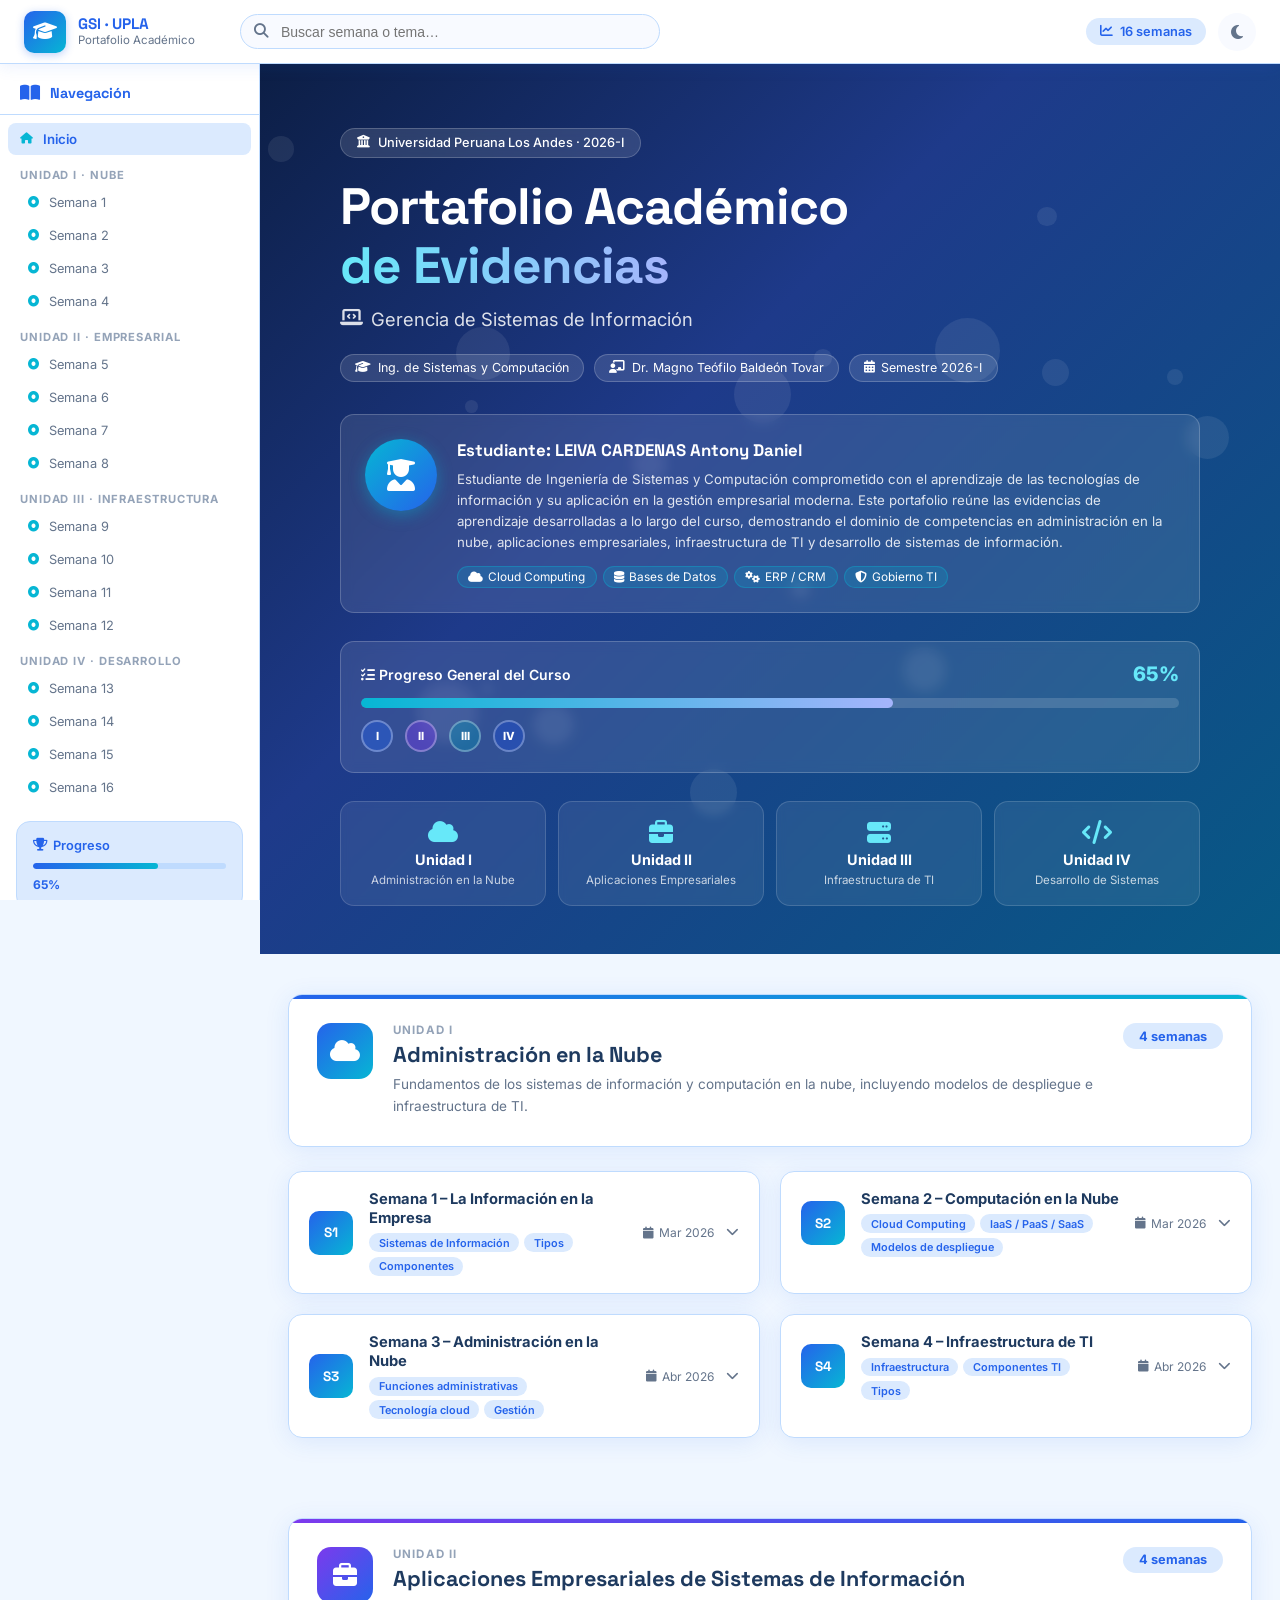
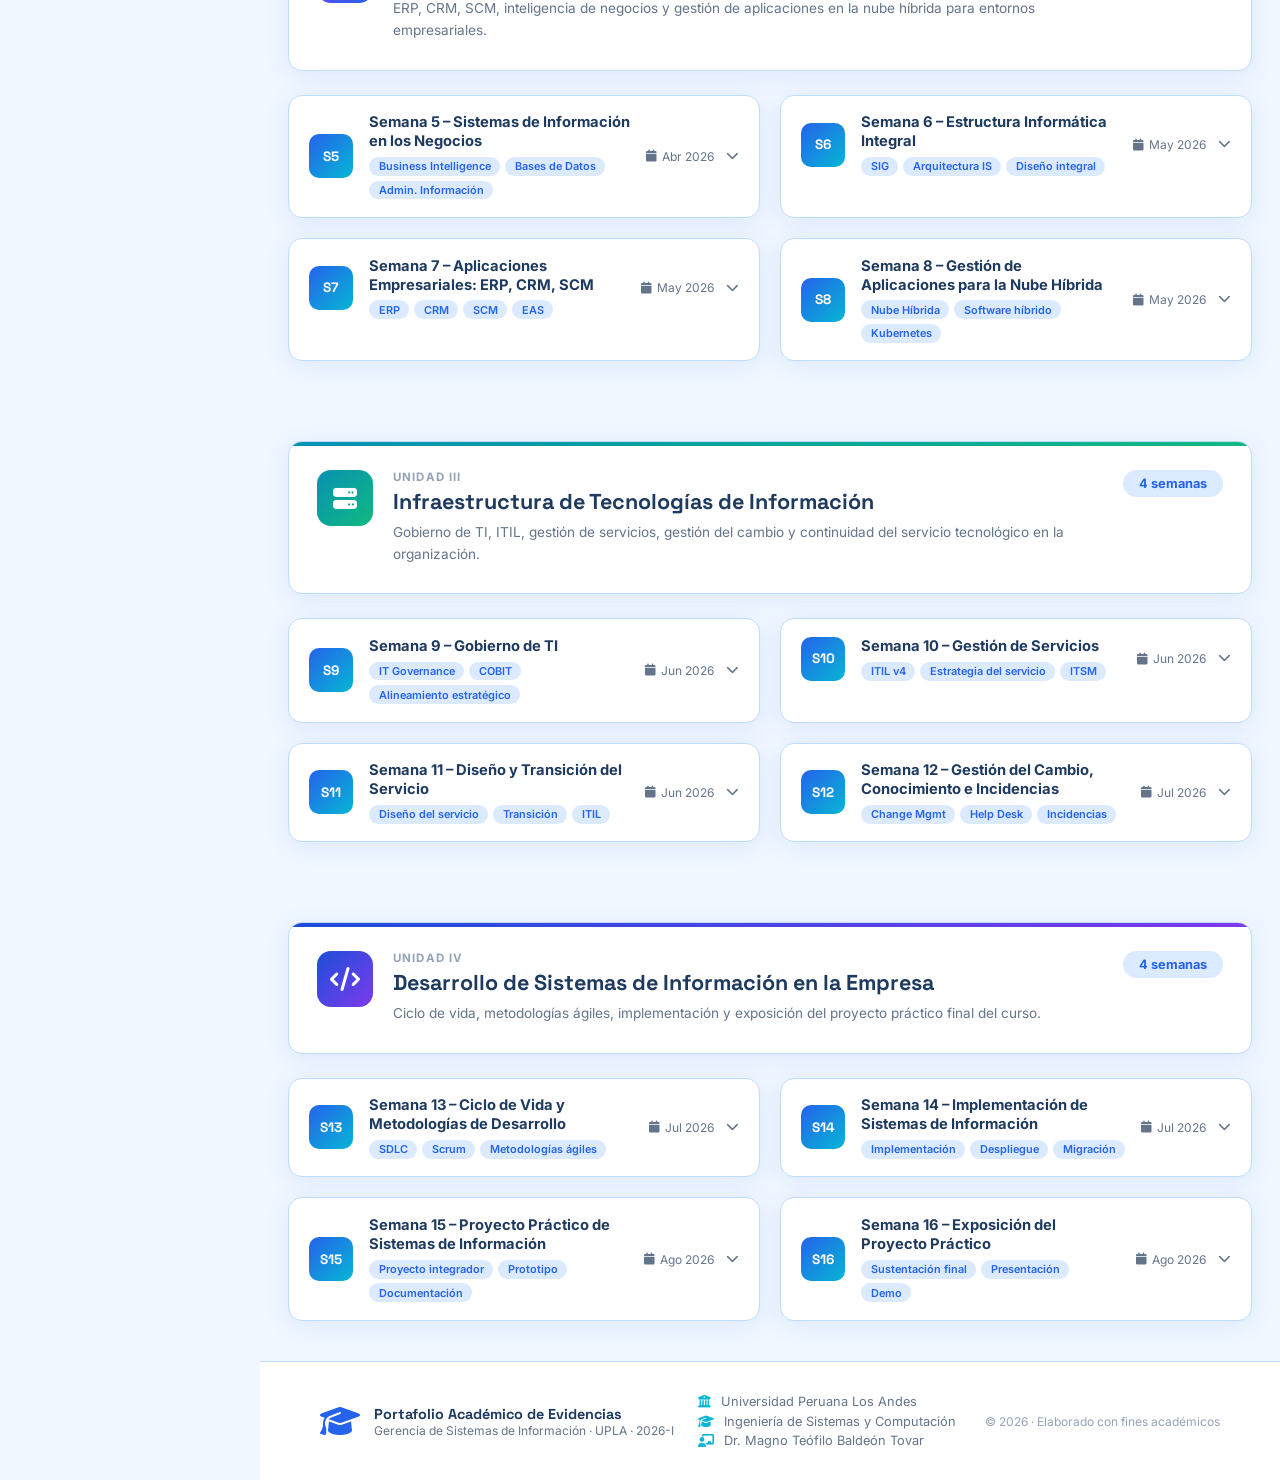
<file: index.html>
<!DOCTYPE html>
<html lang="es" data-theme="light">
<head>
  <meta charset="UTF-8" />
  <meta name="viewport" content="width=device-width, initial-scale=1.0" />
  <title>Portafolio Académico – Gerencia de Sistemas de Información</title>
  <link rel="stylesheet" href="styles.css" />
  <!-- Fuentes modernas -->
  <link href="https://fonts.googleapis.com/css2?family=Inter:wght@300;400;500;600;700;800&family=Space+Grotesk:wght@400;500;700&display=swap" rel="stylesheet" />
  <!-- Iconos Font Awesome -->
  <link rel="stylesheet" href="https://cdnjs.cloudflare.com/ajax/libs/font-awesome/6.5.0/css/all.min.css" />
</head>
<body>

<!-- ========================================
     BARRA DE NAVEGACIÓN SUPERIOR
======================================== -->
<nav class="navbar" id="navbar">
  <div class="nav-brand">
    <div class="nav-logo">
      <i class="fas fa-graduation-cap"></i>
    </div>
    <div class="nav-title">
      <span class="nav-course">GSI · UPLA</span>
      <span class="nav-sub">Portafolio Académico</span>
    </div>
  </div>

  <!-- Buscador -->
  <div class="nav-search">
    <i class="fas fa-search"></i>
    <input type="text" id="searchInput" placeholder="Buscar semana o tema…" autocomplete="off" />
    <div class="search-results" id="searchResults"></div>
  </div>

  <div class="nav-actions">
    <!-- Progreso -->
    <div class="progress-pill" title="Progreso del curso">
      <i class="fas fa-chart-line"></i>
      <span id="progressLabel">16 semanas</span>
    </div>
    <!-- Modo oscuro -->
    <button class="theme-toggle" id="themeToggle" title="Cambiar tema">
      <i class="fas fa-moon" id="themeIcon"></i>
    </button>
    <!-- Menú hamburguesa (móvil) -->
    <button class="hamburger" id="hamburger" aria-label="Menú">
      <span></span><span></span><span></span>
    </button>
  </div>
</nav>

<!-- Menú móvil desplegable -->
<div class="mobile-menu" id="mobileMenu">
  <a href="#inicio"><i class="fas fa-home"></i> Inicio</a>
  <a href="#unidad1"><i class="fas fa-cloud"></i> Unidad I</a>
  <a href="#unidad2"><i class="fas fa-briefcase"></i> Unidad II</a>
  <a href="#unidad3"><i class="fas fa-server"></i> Unidad III</a>
  <a href="#unidad4"><i class="fas fa-code"></i> Unidad IV</a>
</div>

<!-- ========================================
     BARRA LATERAL (escritorio)
======================================== -->
<aside class="sidebar" id="sidebar">
  <div class="sidebar-header">
    <i class="fas fa-book-open"></i>
    <span>Navegación</span>
  </div>
  <nav class="sidebar-nav">
    <a href="#inicio" class="sidebar-link active"><i class="fas fa-home"></i> Inicio</a>

    <div class="sidebar-section">Unidad I · Nube</div>
    <a href="#semana1" class="sidebar-link sub"><i class="fas fa-circle-dot"></i> Semana 1</a>
    <a href="#semana2" class="sidebar-link sub"><i class="fas fa-circle-dot"></i> Semana 2</a>
    <a href="#semana3" class="sidebar-link sub"><i class="fas fa-circle-dot"></i> Semana 3</a>
    <a href="#semana4" class="sidebar-link sub"><i class="fas fa-circle-dot"></i> Semana 4</a>

    <div class="sidebar-section">Unidad II · Empresarial</div>
    <a href="#semana5" class="sidebar-link sub"><i class="fas fa-circle-dot"></i> Semana 5</a>
    <a href="#semana6" class="sidebar-link sub"><i class="fas fa-circle-dot"></i> Semana 6</a>
    <a href="#semana7" class="sidebar-link sub"><i class="fas fa-circle-dot"></i> Semana 7</a>
    <a href="#semana8" class="sidebar-link sub"><i class="fas fa-circle-dot"></i> Semana 8</a>

    <div class="sidebar-section">Unidad III · Infraestructura</div>
    <a href="#semana9" class="sidebar-link sub"><i class="fas fa-circle-dot"></i> Semana 9</a>
    <a href="#semana10" class="sidebar-link sub"><i class="fas fa-circle-dot"></i> Semana 10</a>
    <a href="#semana11" class="sidebar-link sub"><i class="fas fa-circle-dot"></i> Semana 11</a>
    <a href="#semana12" class="sidebar-link sub"><i class="fas fa-circle-dot"></i> Semana 12</a>

    <div class="sidebar-section">Unidad IV · Desarrollo</div>
    <a href="#semana13" class="sidebar-link sub"><i class="fas fa-circle-dot"></i> Semana 13</a>
    <a href="#semana14" class="sidebar-link sub"><i class="fas fa-circle-dot"></i> Semana 14</a>
    <a href="#semana15" class="sidebar-link sub"><i class="fas fa-circle-dot"></i> Semana 15</a>
    <a href="#semana16" class="sidebar-link sub"><i class="fas fa-circle-dot"></i> Semana 16</a>
  </nav>

  <!-- Mini progreso lateral -->
  <div class="sidebar-progress">
    <div class="sp-label"><i class="fas fa-trophy"></i> Progreso</div>
    <div class="sp-bar"><div class="sp-fill" id="sidebarFill"></div></div>
    <span id="sidebarPercent">0%</span>
  </div>
</aside>

<!-- ========================================
     CONTENIDO PRINCIPAL
======================================== -->
<main class="main-content" id="mainContent">

  <!-- ── HERO / INICIO ── -->
  <section class="hero" id="inicio">
    <div class="hero-particles" id="particles"></div>
    <div class="hero-inner">
      <div class="hero-badge">
        <i class="fas fa-university"></i>
        Universidad Peruana Los Andes · 2026-I
      </div>
      <h1 class="hero-title">
        Portafolio Académico<br/>
        <span class="gradient-text">de Evidencias</span>
      </h1>
      <p class="hero-course">
        <i class="fas fa-laptop-code"></i>
        Gerencia de Sistemas de Información
      </p>
      <div class="hero-meta">
        <div class="meta-chip"><i class="fas fa-graduation-cap"></i> Ing. de Sistemas y Computación</div>
        <div class="meta-chip"><i class="fas fa-chalkboard-teacher"></i> Dr. Magno Teófilo Baldeón Tovar</div>
        <div class="meta-chip"><i class="fas fa-calendar-alt"></i> Semestre 2026-I</div>
      </div>

      <!-- Tarjeta estudiante -->
      <div class="student-card">
        <div class="sc-avatar">
          <i class="fas fa-user-graduate"></i>
        </div>
        <div class="sc-info">
          <div class="sc-name">Estudiante: LEIVA CARDENAS Antony Daniel</div>
          <div class="sc-desc">
            Estudiante de Ingeniería de Sistemas y Computación comprometido con el aprendizaje de las tecnologías de información y su aplicación en la gestión empresarial moderna. Este portafolio reúne las evidencias de aprendizaje desarrolladas a lo largo del curso, demostrando el dominio de competencias en administración en la nube, aplicaciones empresariales, infraestructura de TI y desarrollo de sistemas de información.
          </div>
          <div class="sc-tags">
            <span><i class="fas fa-cloud"></i> Cloud Computing</span>
            <span><i class="fas fa-database"></i> Bases de Datos</span>
            <span><i class="fas fa-cogs"></i> ERP / CRM</span>
            <span><i class="fas fa-shield-alt"></i> Gobierno TI</span>
          </div>
        </div>
      </div>

      <!-- Progreso del curso -->
      <div class="course-progress-box">
        <div class="cpb-header">
          <span><i class="fas fa-tasks"></i> Progreso General del Curso</span>
          <span class="cpb-pct" id="heroPct">0%</span>
        </div>
        <div class="cpb-bar">
          <div class="cpb-fill" id="heroFill"></div>
        </div>
        <div class="cpb-units">
          <span class="unit-dot u1" title="Unidad I">I</span>
          <span class="unit-dot u2" title="Unidad II">II</span>
          <span class="unit-dot u3" title="Unidad III">III</span>
          <span class="unit-dot u4" title="Unidad IV">IV</span>
        </div>
      </div>

      <!-- Acceso rápido a unidades -->
      <div class="unit-quick">
        <a href="#unidad1" class="uq-card">
          <i class="fas fa-cloud"></i>
          <span>Unidad I</span>
          <small>Administración en la Nube</small>
        </a>
        <a href="#unidad2" class="uq-card">
          <i class="fas fa-briefcase"></i>
          <span>Unidad II</span>
          <small>Aplicaciones Empresariales</small>
        </a>
        <a href="#unidad3" class="uq-card">
          <i class="fas fa-server"></i>
          <span>Unidad III</span>
          <small>Infraestructura de TI</small>
        </a>
        <a href="#unidad4" class="uq-card">
          <i class="fas fa-code"></i>
          <span>Unidad IV</span>
          <small>Desarrollo de Sistemas</small>
        </a>
      </div>
    </div>
  </section>

  <!-- ══════════════════════════════════════
       UNIDAD I
  ══════════════════════════════════════ -->
  <section class="unit-section" id="unidad1">
    <div class="unit-header u1-header">
      <div class="unit-icon"><i class="fas fa-cloud"></i></div>
      <div>
        <div class="unit-label">Unidad I</div>
        <h2 class="unit-title">Administración en la Nube</h2>
        <p class="unit-desc">Fundamentos de los sistemas de información y computación en la nube, incluyendo modelos de despliegue e infraestructura de TI.</p>
      </div>
      <div class="unit-weeks-badge">4 semanas</div>
    </div>
    <div class="weeks-grid">

      <!-- SEMANA 1 -->
      <div class="week-card" id="semana1" data-keywords="información empresa sistemas tipos componentes semana 1">
        <div class="wc-header" onclick="toggleWeek(this)">
          <div class="wc-num">S1</div>
          <div class="wc-info">
            <h3>Semana 1 – La Información en la Empresa</h3>
            <div class="wc-tags">
              <span>Sistemas de Información</span>
              <span>Tipos</span>
              <span>Componentes</span>
            </div>
          </div>
          <div class="wc-meta">
            <span class="wc-date"><i class="fas fa-calendar"></i> Mar 2026</span>
            <i class="fas fa-chevron-down wc-arrow"></i>
          </div>
        </div>
        <div class="wc-body">
          <div class="evidence-block">
            <div class="ev-title"><i class="fas fa-file-alt"></i> Mapa Conceptual: Sistemas de Información</div>
            <p class="ev-desc">Elaboración de un mapa conceptual que integra los conceptos de información empresarial, diferenciando datos, información y conocimiento. Se analizaron los sistemas de información transaccionales (TPS), de soporte de decisiones (DSS), ejecutivos (EIS) y de gestión (MIS).</p>
            <div class="ev-gallery">
              <div class="gallery-placeholder"><i class="fas fa-image"></i><span>Agregar imagen del mapa conceptual</span></div>
              <div class="gallery-placeholder"><i class="fas fa-image"></i><span>Agregar infografía SI</span></div>
            </div>
            <div class="ev-actions">
              <button class="btn-pdf" onclick="openPDF('semana1-evidencia1.pdf')"><i class="fas fa-file-pdf"></i> Ver PDF</button>
              <a class="btn-download" href="#" download><i class="fas fa-download"></i> Descargar</a>
              <a class="btn-link" href="https://www.ibm.com/topics/information-systems" target="_blank"><i class="fas fa-external-link-alt"></i> Fuente externa</a>
            </div>
          </div>
          <div class="evidence-block">
            <div class="ev-title"><i class="fas fa-tasks"></i> Cuadro Comparativo: Tipos de Sistemas de Información</div>
            <p class="ev-desc">Análisis comparativo de los distintos tipos de SI según su alcance organizacional: operativo, táctico y estratégico. Se identificaron características, usuarios, ejemplos reales y tecnologías asociadas a cada tipo, como SAP para ERP y Salesforce para CRM.</p>
            <div class="ev-gallery">
              <div class="gallery-placeholder"><i class="fas fa-image"></i><span>Agregar tabla comparativa</span></div>
            </div>
            <div class="ev-actions">
              <button class="btn-pdf" onclick="openPDF('semana1-evidencia2.pdf')"><i class="fas fa-file-pdf"></i> Ver PDF</button>
              <a class="btn-download" href="#" download><i class="fas fa-download"></i> Descargar</a>
            </div>
          </div>
          <!-- Temas cubiertos -->
          <div class="topics-covered">
            <div class="tc-chip"><i class="fas fa-check-circle"></i> La información en la empresa</div>
            <div class="tc-chip"><i class="fas fa-check-circle"></i> Sistemas de Información</div>
            <div class="tc-chip"><i class="fas fa-check-circle"></i> Tipos de SI</div>
            <div class="tc-chip"><i class="fas fa-check-circle"></i> Componentes de SI</div>
          </div>
        </div>
      </div>

      <!-- SEMANA 2 -->
      <div class="week-card" id="semana2" data-keywords="computacion nube cloud modelos despliegue publica privada hibrida semana 2">
        <div class="wc-header" onclick="toggleWeek(this)">
          <div class="wc-num">S2</div>
          <div class="wc-info">
            <h3>Semana 2 – Computación en la Nube</h3>
            <div class="wc-tags">
              <span>Cloud Computing</span>
              <span>IaaS / PaaS / SaaS</span>
              <span>Modelos de despliegue</span>
            </div>
          </div>
          <div class="wc-meta">
            <span class="wc-date"><i class="fas fa-calendar"></i> Mar 2026</span>
            <i class="fas fa-chevron-down wc-arrow"></i>
          </div>
        </div>
        <div class="wc-body">
          <div class="evidence-block">
            <div class="ev-title"><i class="fas fa-cloud"></i> Infografía: Modelos de Servicio en la Nube</div>
            <p class="ev-desc">Creación de una infografía que diferencia claramente los tres modelos de servicio en la nube: IaaS (Infraestructura como Servicio), PaaS (Plataforma como Servicio) y SaaS (Software como Servicio). Se incluyeron ejemplos con AWS EC2, Google App Engine y Microsoft 365 respectivamente.</p>
            <div class="ev-gallery">
              <div class="gallery-placeholder"><i class="fas fa-image"></i><span>Agregar infografía IaaS/PaaS/SaaS</span></div>
              <div class="gallery-placeholder"><i class="fas fa-image"></i><span>Agregar diagrama modelos despliegue</span></div>
            </div>
            <div class="ev-actions">
              <button class="btn-pdf" onclick="openPDF('semana2-evidencia1.pdf')"><i class="fas fa-file-pdf"></i> Ver PDF</button>
              <a class="btn-download" href="#" download><i class="fas fa-download"></i> Descargar</a>
              <a class="btn-link" href="https://azure.microsoft.com/es-es/overview/what-is-cloud-computing" target="_blank"><i class="fas fa-external-link-alt"></i> Microsoft Azure</a>
            </div>
          </div>
          <div class="evidence-block">
            <div class="ev-title"><i class="fas fa-sitemap"></i> Caso Práctico: Análisis de Modelos de Despliegue</div>
            <p class="ev-desc">Análisis de los cuatro modelos de despliegue: nube pública (AWS, Azure, GCP), nube privada (servidores propios), nube híbrida (combinación) y nube comunitaria. Se evaluó cada modelo según criterios de costo, seguridad, escalabilidad y control para una empresa mediana del sector financiero peruano.</p>
            <div class="ev-gallery">
              <div class="gallery-placeholder"><i class="fas fa-image"></i><span>Agregar caso práctico</span></div>
            </div>
            <div class="ev-actions">
              <button class="btn-pdf" onclick="openPDF('semana2-evidencia2.pdf')"><i class="fas fa-file-pdf"></i> Ver PDF</button>
              <a class="btn-download" href="#" download><i class="fas fa-download"></i> Descargar</a>
            </div>
          </div>
          <div class="topics-covered">
            <div class="tc-chip"><i class="fas fa-check-circle"></i> Computación en la nube</div>
            <div class="tc-chip"><i class="fas fa-check-circle"></i> IaaS / PaaS / SaaS</div>
            <div class="tc-chip"><i class="fas fa-check-circle"></i> Nube pública / privada / híbrida</div>
            <div class="tc-chip"><i class="fas fa-check-circle"></i> Modelos de despliegue</div>
          </div>
        </div>
      </div>

      <!-- SEMANA 3 -->
      <div class="week-card" id="semana3" data-keywords="administracion nube funciones tecnologia gestion semana 3">
        <div class="wc-header" onclick="toggleWeek(this)">
          <div class="wc-num">S3</div>
          <div class="wc-info">
            <h3>Semana 3 – Administración en la Nube</h3>
            <div class="wc-tags">
              <span>Funciones administrativas</span>
              <span>Tecnología cloud</span>
              <span>Gestión</span>
            </div>
          </div>
          <div class="wc-meta">
            <span class="wc-date"><i class="fas fa-calendar"></i> Abr 2026</span>
            <i class="fas fa-chevron-down wc-arrow"></i>
          </div>
        </div>
        <div class="wc-body">
          <div class="evidence-block">
            <div class="ev-title"><i class="fas fa-cogs"></i> Reporte: Funciones de Administración en la Nube</div>
            <p class="ev-desc">Reporte detallado sobre las funciones clave de la administración en la nube: aprovisionamiento de recursos, monitoreo del rendimiento, gestión de costos (FinOps), seguridad y cumplimiento, y orquestación de contenedores con Kubernetes. Se analizaron herramientas como AWS CloudWatch, Azure Monitor y Google Cloud Console.</p>
            <div class="ev-gallery">
              <div class="gallery-placeholder"><i class="fas fa-image"></i><span>Agregar captura AWS Console</span></div>
              <div class="gallery-placeholder"><i class="fas fa-image"></i><span>Agregar diagrama de funciones</span></div>
            </div>
            <div class="ev-actions">
              <button class="btn-pdf" onclick="openPDF('semana3-evidencia1.pdf')"><i class="fas fa-file-pdf"></i> Ver PDF</button>
              <a class="btn-download" href="#" download><i class="fas fa-download"></i> Descargar</a>
              <a class="btn-link" href="https://aws.amazon.com/es/cloud-management/" target="_blank"><i class="fas fa-external-link-alt"></i> AWS Cloud Management</a>
            </div>
          </div>
          <div class="evidence-block">
            <div class="ev-title"><i class="fas fa-microchip"></i> Ensayo: Tecnologías Emergentes en la Nube</div>
            <p class="ev-desc">Ensayo académico sobre las tecnologías que sustentan la administración moderna en la nube: virtualización (VMware, Hyper-V), contenedores (Docker), serverless computing (AWS Lambda), edge computing y la integración con Inteligencia Artificial para automatización de tareas administrativas.</p>
            <div class="ev-gallery">
              <div class="gallery-placeholder"><i class="fas fa-image"></i><span>Agregar portada del ensayo</span></div>
            </div>
            <div class="ev-actions">
              <button class="btn-pdf" onclick="openPDF('semana3-evidencia2.pdf')"><i class="fas fa-file-pdf"></i> Ver PDF</button>
              <a class="btn-download" href="#" download><i class="fas fa-download"></i> Descargar</a>
            </div>
          </div>
          <div class="topics-covered">
            <div class="tc-chip"><i class="fas fa-check-circle"></i> Administración en la nube</div>
            <div class="tc-chip"><i class="fas fa-check-circle"></i> Funciones cloud</div>
            <div class="tc-chip"><i class="fas fa-check-circle"></i> Tecnología de virtualización</div>
            <div class="tc-chip"><i class="fas fa-check-circle"></i> Containers y serverless</div>
          </div>
        </div>
      </div>

      <!-- SEMANA 4 -->
      <div class="week-card" id="semana4" data-keywords="infraestructura TI componentes tipos hardware software red semana 4">
        <div class="wc-header" onclick="toggleWeek(this)">
          <div class="wc-num">S4</div>
          <div class="wc-info">
            <h3>Semana 4 – Infraestructura de TI</h3>
            <div class="wc-tags">
              <span>Infraestructura</span>
              <span>Componentes TI</span>
              <span>Tipos</span>
            </div>
          </div>
          <div class="wc-meta">
            <span class="wc-date"><i class="fas fa-calendar"></i> Abr 2026</span>
            <i class="fas fa-chevron-down wc-arrow"></i>
          </div>
        </div>
        <div class="wc-body">
          <div class="evidence-block">
            <div class="ev-title"><i class="fas fa-network-wired"></i> Diagrama: Componentes de Infraestructura de TI</div>
            <p class="ev-desc">Elaboración de un diagrama arquitectónico completo de la infraestructura de TI empresarial, identificando cinco capas: hardware (servidores, storage, networking), software (SO, middleware, aplicaciones), datos (DBMS, almacenamiento), conectividad (LAN, WAN, Internet) y servicios (correo, web, seguridad). Ejemplo aplicado a la UPLA.</p>
            <div class="ev-gallery">
              <div class="gallery-placeholder"><i class="fas fa-image"></i><span>Agregar diagrama de infraestructura</span></div>
              <div class="gallery-placeholder"><i class="fas fa-image"></i><span>Agregar mapa de red</span></div>
            </div>
            <div class="ev-actions">
              <button class="btn-pdf" onclick="openPDF('semana4-evidencia1.pdf')"><i class="fas fa-file-pdf"></i> Ver PDF</button>
              <a class="btn-download" href="#" download><i class="fas fa-download"></i> Descargar</a>
            </div>
          </div>
          <div class="evidence-block">
            <div class="ev-title"><i class="fas fa-server"></i> Cuadro Resumen: Tipos de Infraestructura de TI</div>
            <p class="ev-desc">Cuadro comparativo de los principales tipos de infraestructura: on-premise (servidores físicos propios), co-location (data centers compartidos), infraestructura en la nube (IaaS) e infraestructura híbrida. Se evaluaron escenarios de uso, costos CAPEX vs OPEX, niveles de disponibilidad (SLA) y casos reales en empresas peruanas.</p>
            <div class="ev-gallery">
              <div class="gallery-placeholder"><i class="fas fa-image"></i><span>Agregar cuadro comparativo</span></div>
            </div>
            <div class="ev-actions">
              <button class="btn-pdf" onclick="openPDF('semana4-evidencia2.pdf')"><i class="fas fa-file-pdf"></i> Ver PDF</button>
              <a class="btn-download" href="#" download><i class="fas fa-download"></i> Descargar</a>
            </div>
          </div>
          <div class="topics-covered">
            <div class="tc-chip"><i class="fas fa-check-circle"></i> Infraestructura de TI</div>
            <div class="tc-chip"><i class="fas fa-check-circle"></i> Componentes hardware/software</div>
            <div class="tc-chip"><i class="fas fa-check-circle"></i> On-premise vs Cloud</div>
            <div class="tc-chip"><i class="fas fa-check-circle"></i> CAPEX vs OPEX</div>
          </div>
        </div>
      </div>

    </div><!-- /weeks-grid -->
  </section>

  <!-- ══════════════════════════════════════
       UNIDAD II
  ══════════════════════════════════════ -->
  <section class="unit-section" id="unidad2">
    <div class="unit-header u2-header">
      <div class="unit-icon"><i class="fas fa-briefcase"></i></div>
      <div>
        <div class="unit-label">Unidad II</div>
        <h2 class="unit-title">Aplicaciones Empresariales de Sistemas de Información</h2>
        <p class="unit-desc">ERP, CRM, SCM, inteligencia de negocios y gestión de aplicaciones en la nube híbrida para entornos empresariales.</p>
      </div>
      <div class="unit-weeks-badge">4 semanas</div>
    </div>
    <div class="weeks-grid">

      <!-- SEMANA 5 -->
      <div class="week-card" id="semana5" data-keywords="negocios inteligencia bases datos administracion informacion BI semana 5">
        <div class="wc-header" onclick="toggleWeek(this)">
          <div class="wc-num">S5</div>
          <div class="wc-info">
            <h3>Semana 5 – Sistemas de Información en los Negocios</h3>
            <div class="wc-tags">
              <span>Business Intelligence</span>
              <span>Bases de Datos</span>
              <span>Admin. Información</span>
            </div>
          </div>
          <div class="wc-meta">
            <span class="wc-date"><i class="fas fa-calendar"></i> Abr 2026</span>
            <i class="fas fa-chevron-down wc-arrow"></i>
          </div>
        </div>
        <div class="wc-body">
          <div class="evidence-block">
            <div class="ev-title"><i class="fas fa-chart-bar"></i> Reporte: Business Intelligence y Big Data</div>
            <p class="ev-desc">Análisis del rol de la inteligencia de negocios en la toma de decisiones gerenciales. Se exploraron herramientas BI como Power BI, Tableau y Qlik Sense, así como conceptos de Data Warehouse, Data Mining y el ciclo ETL (Extracción, Transformación y Carga). Caso práctico: implementación de dashboard en una empresa de retail.</p>
            <div class="ev-gallery">
              <div class="gallery-placeholder"><i class="fas fa-image"></i><span>Agregar captura Power BI</span></div>
              <div class="gallery-placeholder"><i class="fas fa-image"></i><span>Agregar diagrama ETL</span></div>
            </div>
            <div class="ev-actions">
              <button class="btn-pdf" onclick="openPDF('semana5-evidencia1.pdf')"><i class="fas fa-file-pdf"></i> Ver PDF</button>
              <a class="btn-download" href="#" download><i class="fas fa-download"></i> Descargar</a>
              <a class="btn-link" href="https://powerbi.microsoft.com/es-es/" target="_blank"><i class="fas fa-external-link-alt"></i> Power BI</a>
            </div>
          </div>
          <div class="evidence-block">
            <div class="ev-title"><i class="fas fa-database"></i> Práctica: Diseño de Base de Datos Empresarial</div>
            <p class="ev-desc">Diseño de una base de datos relacional para una empresa distribuidora, aplicando el modelo entidad-relación (ER), normalización hasta 3FN, diseño físico con SQL Server, y estrategias de administración de la información: backup, recuperación, control de accesos y auditoría de datos.</p>
            <div class="ev-gallery">
              <div class="gallery-placeholder"><i class="fas fa-image"></i><span>Agregar diagrama ER</span></div>
              <div class="gallery-placeholder"><i class="fas fa-image"></i><span>Agregar script SQL</span></div>
            </div>
            <div class="ev-actions">
              <button class="btn-pdf" onclick="openPDF('semana5-evidencia2.pdf')"><i class="fas fa-file-pdf"></i> Ver PDF</button>
              <a class="btn-download" href="#" download><i class="fas fa-download"></i> Descargar</a>
            </div>
          </div>
          <div class="topics-covered">
            <div class="tc-chip"><i class="fas fa-check-circle"></i> SI en los negocios</div>
            <div class="tc-chip"><i class="fas fa-check-circle"></i> Inteligencia de negocios</div>
            <div class="tc-chip"><i class="fas fa-check-circle"></i> Bases de datos</div>
            <div class="tc-chip"><i class="fas fa-check-circle"></i> Administración de la información</div>
          </div>
        </div>
      </div>

      <!-- SEMANA 6 -->
      <div class="week-card" id="semana6" data-keywords="estructura informatica integral sistemas informacion gerencial diseño SIG semana 6">
        <div class="wc-header" onclick="toggleWeek(this)">
          <div class="wc-num">S6</div>
          <div class="wc-info">
            <h3>Semana 6 – Estructura Informática Integral</h3>
            <div class="wc-tags">
              <span>SIG</span>
              <span>Arquitectura IS</span>
              <span>Diseño integral</span>
            </div>
          </div>
          <div class="wc-meta">
            <span class="wc-date"><i class="fas fa-calendar"></i> May 2026</span>
            <i class="fas fa-chevron-down wc-arrow"></i>
          </div>
        </div>
        <div class="wc-body">
          <div class="evidence-block">
            <div class="ev-title"><i class="fas fa-project-diagram"></i> Trabajo: Diseño de Estructura Informática Integral</div>
            <p class="ev-desc">Diseño completo de la estructura informática integral de un Sistema de Información Gerencial para una organización mediana. Abarca: arquitectura de capas (presentación, negocio, datos), integración de subsistemas (contabilidad, RRHH, logística, ventas), flujos de información gerencial y mecanismos de reportería ejecutiva con indicadores KPI.</p>
            <div class="ev-gallery">
              <div class="gallery-placeholder"><i class="fas fa-image"></i><span>Agregar arquitectura de capas</span></div>
              <div class="gallery-placeholder"><i class="fas fa-image"></i><span>Agregar diagrama de flujo de información</span></div>
              <div class="gallery-placeholder"><i class="fas fa-image"></i><span>Agregar dashboard de KPIs</span></div>
            </div>
            <div class="ev-actions">
              <button class="btn-pdf" onclick="openPDF('semana6-evidencia1.pdf')"><i class="fas fa-file-pdf"></i> Ver PDF</button>
              <a class="btn-download" href="#" download><i class="fas fa-download"></i> Descargar</a>
            </div>
          </div>
          <div class="topics-covered">
            <div class="tc-chip"><i class="fas fa-check-circle"></i> Estructura informática integral</div>
            <div class="tc-chip"><i class="fas fa-check-circle"></i> Arquitectura de SI Gerencial</div>
            <div class="tc-chip"><i class="fas fa-check-circle"></i> KPIs gerenciales</div>
            <div class="tc-chip"><i class="fas fa-check-circle"></i> Integración de subsistemas</div>
          </div>
        </div>
      </div>

      <!-- SEMANA 7 -->
      <div class="week-card" id="semana7" data-keywords="ERP CRM SCM SIG aplicaciones empresariales EAS SAP Salesforce semana 7">
        <div class="wc-header" onclick="toggleWeek(this)">
          <div class="wc-num">S7</div>
          <div class="wc-info">
            <h3>Semana 7 – Aplicaciones Empresariales: ERP, CRM, SCM</h3>
            <div class="wc-tags">
              <span>ERP</span>
              <span>CRM</span>
              <span>SCM</span>
              <span>EAS</span>
            </div>
          </div>
          <div class="wc-meta">
            <span class="wc-date"><i class="fas fa-calendar"></i> May 2026</span>
            <i class="fas fa-chevron-down wc-arrow"></i>
          </div>
        </div>
        <div class="wc-body">
          <div class="evidence-block">
            <div class="ev-title"><i class="fas fa-cubes"></i> Investigación: Sistemas ERP, CRM y SCM</div>
            <p class="ev-desc">Investigación comparativa de los principales sistemas de aplicaciones empresariales. ERP (SAP S/4HANA, Oracle ERP Cloud): planificación de recursos empresariales. CRM (Salesforce, HubSpot): gestión de relaciones con clientes. SCM (SAP SCM, Manhattan): cadena de suministro. SIG: soporte a la alta gerencia. Se analizaron casos de implementación en empresas latinoamericanas.</p>
            <div class="ev-gallery">
              <div class="gallery-placeholder"><i class="fas fa-image"></i><span>Agregar comparativa ERP/CRM/SCM</span></div>
              <div class="gallery-placeholder"><i class="fas fa-image"></i><span>Agregar caso SAP en Perú</span></div>
            </div>
            <div class="ev-actions">
              <button class="btn-pdf" onclick="openPDF('semana7-evidencia1.pdf')"><i class="fas fa-file-pdf"></i> Ver PDF</button>
              <a class="btn-download" href="#" download><i class="fas fa-download"></i> Descargar</a>
              <a class="btn-link" href="https://www.sap.com/latinamerica/index.html" target="_blank"><i class="fas fa-external-link-alt"></i> SAP Latin America</a>
            </div>
          </div>
          <div class="evidence-block">
            <div class="ev-title"><i class="fas fa-th"></i> Mapa Mental: Integración de Aplicaciones Empresariales</div>
            <p class="ev-desc">Mapa mental que muestra cómo las aplicaciones EAS (Enterprise Application Software) se integran entre sí mediante APIs, middleware (ESB) y plataformas de integración como MuleSoft. Se representaron los flujos de datos entre módulos de ventas, compras, finanzas, producción y logística.</p>
            <div class="ev-gallery">
              <div class="gallery-placeholder"><i class="fas fa-image"></i><span>Agregar mapa mental EAS</span></div>
            </div>
            <div class="ev-actions">
              <button class="btn-pdf" onclick="openPDF('semana7-evidencia2.pdf')"><i class="fas fa-file-pdf"></i> Ver PDF</button>
              <a class="btn-download" href="#" download><i class="fas fa-download"></i> Descargar</a>
            </div>
          </div>
          <div class="topics-covered">
            <div class="tc-chip"><i class="fas fa-check-circle"></i> Aplicaciones empresariales EAS</div>
            <div class="tc-chip"><i class="fas fa-check-circle"></i> ERP (SAP, Oracle)</div>
            <div class="tc-chip"><i class="fas fa-check-circle"></i> CRM (Salesforce)</div>
            <div class="tc-chip"><i class="fas fa-check-circle"></i> SCM y SIG</div>
          </div>
        </div>
      </div>

      <!-- SEMANA 8 -->
      <div class="week-card" id="semana8" data-keywords="nube hibrida gestion aplicaciones software cloud hybrid semana 8">
        <div class="wc-header" onclick="toggleWeek(this)">
          <div class="wc-num">S8</div>
          <div class="wc-info">
            <h3>Semana 8 – Gestión de Aplicaciones para la Nube Híbrida</h3>
            <div class="wc-tags">
              <span>Nube Híbrida</span>
              <span>Software híbrido</span>
              <span>Kubernetes</span>
            </div>
          </div>
          <div class="wc-meta">
            <span class="wc-date"><i class="fas fa-calendar"></i> May 2026</span>
            <i class="fas fa-chevron-down wc-arrow"></i>
          </div>
        </div>
        <div class="wc-body">
          <div class="evidence-block">
            <div class="ev-title"><i class="fas fa-code-branch"></i> Caso de Estudio: Migración a Nube Híbrida</div>
            <p class="ev-desc">Caso de estudio sobre la migración de una empresa bancaria peruana de infraestructura on-premise a nube híbrida. Se analizaron las herramientas de gestión de aplicaciones híbridas: Red Hat OpenShift, VMware vSphere, Azure Arc y AWS Outposts. Se elaboró un plan de migración por fases con análisis de riesgos y beneficios.</p>
            <div class="ev-gallery">
              <div class="gallery-placeholder"><i class="fas fa-image"></i><span>Agregar plan de migración</span></div>
              <div class="gallery-placeholder"><i class="fas fa-image"></i><span>Agregar arquitectura híbrida</span></div>
            </div>
            <div class="ev-actions">
              <button class="btn-pdf" onclick="openPDF('semana8-evidencia1.pdf')"><i class="fas fa-file-pdf"></i> Ver PDF</button>
              <a class="btn-download" href="#" download><i class="fas fa-download"></i> Descargar</a>
              <a class="btn-link" href="https://www.redhat.com/es/topics/cloud/what-is-hybrid-cloud" target="_blank"><i class="fas fa-external-link-alt"></i> Red Hat Hybrid Cloud</a>
            </div>
          </div>
          <div class="topics-covered">
            <div class="tc-chip"><i class="fas fa-check-circle"></i> Gestión de aplicaciones híbridas</div>
            <div class="tc-chip"><i class="fas fa-check-circle"></i> Software de nube híbrida</div>
            <div class="tc-chip"><i class="fas fa-check-circle"></i> Kubernetes y contenedores</div>
            <div class="tc-chip"><i class="fas fa-check-circle"></i> Migración cloud</div>
          </div>
        </div>
      </div>

    </div>
  </section>

  <!-- ══════════════════════════════════════
       UNIDAD III
  ══════════════════════════════════════ -->
  <section class="unit-section" id="unidad3">
    <div class="unit-header u3-header">
      <div class="unit-icon"><i class="fas fa-server"></i></div>
      <div>
        <div class="unit-label">Unidad III</div>
        <h2 class="unit-title">Infraestructura de Tecnologías de Información</h2>
        <p class="unit-desc">Gobierno de TI, ITIL, gestión de servicios, gestión del cambio y continuidad del servicio tecnológico en la organización.</p>
      </div>
      <div class="unit-weeks-badge">4 semanas</div>
    </div>
    <div class="weeks-grid">

      <!-- SEMANA 9 -->
      <div class="week-card" id="semana9" data-keywords="gobierno TI IT governance alineamiento estrategico valor procesos COBIT semana 9">
        <div class="wc-header" onclick="toggleWeek(this)">
          <div class="wc-num">S9</div>
          <div class="wc-info">
            <h3>Semana 9 – Gobierno de TI</h3>
            <div class="wc-tags">
              <span>IT Governance</span>
              <span>COBIT</span>
              <span>Alineamiento estratégico</span>
            </div>
          </div>
          <div class="wc-meta">
            <span class="wc-date"><i class="fas fa-calendar"></i> Jun 2026</span>
            <i class="fas fa-chevron-down wc-arrow"></i>
          </div>
        </div>
        <div class="wc-body">
          <div class="evidence-block">
            <div class="ev-title"><i class="fas fa-balance-scale"></i> Reporte: Marco de Gobierno de TI con COBIT 2019</div>
            <p class="ev-desc">Análisis detallado del marco de Gobierno de TI COBIT 2019, sus cinco dominios: Evaluar, Dirigir y Monitorear (EDM), Alinear, Planificar y Organizar (APO), Construir, Adquirir e Implementar (BAI), Entregar, Servir y Soportar (DSS), Monitorear, Evaluar y Valorar (MEA). Se aplicó el modelo al contexto universitario de la UPLA.</p>
            <div class="ev-gallery">
              <div class="gallery-placeholder"><i class="fas fa-image"></i><span>Agregar diagrama COBIT 2019</span></div>
              <div class="gallery-placeholder"><i class="fas fa-image"></i><span>Agregar mapa de dominios</span></div>
            </div>
            <div class="ev-actions">
              <button class="btn-pdf" onclick="openPDF('semana9-evidencia1.pdf')"><i class="fas fa-file-pdf"></i> Ver PDF</button>
              <a class="btn-download" href="#" download><i class="fas fa-download"></i> Descargar</a>
              <a class="btn-link" href="https://www.isaca.org/resources/cobit" target="_blank"><i class="fas fa-external-link-alt"></i> ISACA COBIT</a>
            </div>
          </div>
          <div class="evidence-block">
            <div class="ev-title"><i class="fas fa-chess"></i> Informe: Alineamiento Estratégico TI-Negocio</div>
            <p class="ev-desc">Informe sobre los mecanismos de alineamiento entre la estrategia de TI y la estrategia del negocio usando el modelo de madurez de Luftman. Se propuso un plan de creación de valor TI mediante indicadores de valor (ITBSC – IT Balanced Scorecard) y análisis de gestión de procesos con mapa de cadena de valor de TI.</p>
            <div class="ev-gallery">
              <div class="gallery-placeholder"><i class="fas fa-image"></i><span>Agregar ITBSC</span></div>
            </div>
            <div class="ev-actions">
              <button class="btn-pdf" onclick="openPDF('semana9-evidencia2.pdf')"><i class="fas fa-file-pdf"></i> Ver PDF</button>
              <a class="btn-download" href="#" download><i class="fas fa-download"></i> Descargar</a>
            </div>
          </div>
          <div class="topics-covered">
            <div class="tc-chip"><i class="fas fa-check-circle"></i> Gobierno de TI</div>
            <div class="tc-chip"><i class="fas fa-check-circle"></i> Alineamiento estratégico</div>
            <div class="tc-chip"><i class="fas fa-check-circle"></i> Creación de valor TI</div>
            <div class="tc-chip"><i class="fas fa-check-circle"></i> Gestión de procesos TI</div>
          </div>
        </div>
      </div>

      <!-- SEMANA 10 -->
      <div class="week-card" id="semana10" data-keywords="gestion servicios ITIL estrategia servicio service management semana 10">
        <div class="wc-header" onclick="toggleWeek(this)">
          <div class="wc-num">S10</div>
          <div class="wc-info">
            <h3>Semana 10 – Gestión de Servicios</h3>
            <div class="wc-tags">
              <span>ITIL v4</span>
              <span>Estrategia del servicio</span>
              <span>ITSM</span>
            </div>
          </div>
          <div class="wc-meta">
            <span class="wc-date"><i class="fas fa-calendar"></i> Jun 2026</span>
            <i class="fas fa-chevron-down wc-arrow"></i>
          </div>
        </div>
        <div class="wc-body">
          <div class="evidence-block">
            <div class="ev-title"><i class="fas fa-headset"></i> Mapa Conceptual: ITIL v4 y Gestión de Servicios</div>
            <p class="ev-desc">Mapa conceptual del marco ITIL v4 y su Sistema de Valor del Servicio (SVS). Se desarrollaron los conceptos de la estrategia del servicio: gestión del portafolio de servicios, gestión de la demanda, gestión financiera de TI y gestión de las relaciones con el negocio. Se analizaron herramientas ITSM como ServiceNow y Jira Service Management.</p>
            <div class="ev-gallery">
              <div class="gallery-placeholder"><i class="fas fa-image"></i><span>Agregar mapa ITIL v4 SVS</span></div>
              <div class="gallery-placeholder"><i class="fas fa-image"></i><span>Agregar captura ServiceNow</span></div>
            </div>
            <div class="ev-actions">
              <button class="btn-pdf" onclick="openPDF('semana10-evidencia1.pdf')"><i class="fas fa-file-pdf"></i> Ver PDF</button>
              <a class="btn-download" href="#" download><i class="fas fa-download"></i> Descargar</a>
              <a class="btn-link" href="https://www.axelos.com/certifications/itil-service-management" target="_blank"><i class="fas fa-external-link-alt"></i> AXELOS ITIL</a>
            </div>
          </div>
          <div class="topics-covered">
            <div class="tc-chip"><i class="fas fa-check-circle"></i> Gestión de servicios TI</div>
            <div class="tc-chip"><i class="fas fa-check-circle"></i> Estrategia del servicio ITIL</div>
            <div class="tc-chip"><i class="fas fa-check-circle"></i> Portafolio de servicios</div>
            <div class="tc-chip"><i class="fas fa-check-circle"></i> ITSM con ServiceNow</div>
          </div>
        </div>
      </div>

      <!-- SEMANA 11 -->
      <div class="week-card" id="semana11" data-keywords="diseño servicio transicion ITIL service design transition semana 11">
        <div class="wc-header" onclick="toggleWeek(this)">
          <div class="wc-num">S11</div>
          <div class="wc-info">
            <h3>Semana 11 – Diseño y Transición del Servicio</h3>
            <div class="wc-tags">
              <span>Diseño del servicio</span>
              <span>Transición</span>
              <span>ITIL</span>
            </div>
          </div>
          <div class="wc-meta">
            <span class="wc-date"><i class="fas fa-calendar"></i> Jun 2026</span>
            <i class="fas fa-chevron-down wc-arrow"></i>
          </div>
        </div>
        <div class="wc-body">
          <div class="evidence-block">
            <div class="ev-title"><i class="fas fa-drafting-compass"></i> Reporte: Diseño y Transición del Servicio ITIL</div>
            <p class="ev-desc">Reporte académico sobre las fases de Diseño del Servicio y Transición del Servicio en ITIL v4. Diseño: gestión del catálogo de servicios, SLA/OLA/UC, gestión de la disponibilidad, capacidad y continuidad. Transición: gestión de activos y configuración (CMDB), gestión de la validación y pruebas, y planificación de la transición tecnológica.</p>
            <div class="ev-gallery">
              <div class="gallery-placeholder"><i class="fas fa-image"></i><span>Agregar flujo de diseño del servicio</span></div>
              <div class="gallery-placeholder"><i class="fas fa-image"></i><span>Agregar CMDB ejemplo</span></div>
            </div>
            <div class="ev-actions">
              <button class="btn-pdf" onclick="openPDF('semana11-evidencia1.pdf')"><i class="fas fa-file-pdf"></i> Ver PDF</button>
              <a class="btn-download" href="#" download><i class="fas fa-download"></i> Descargar</a>
            </div>
          </div>
          <div class="topics-covered">
            <div class="tc-chip"><i class="fas fa-check-circle"></i> Diseño del servicio</div>
            <div class="tc-chip"><i class="fas fa-check-circle"></i> SLA / OLA / UC</div>
            <div class="tc-chip"><i class="fas fa-check-circle"></i> Transición del servicio</div>
            <div class="tc-chip"><i class="fas fa-check-circle"></i> CMDB</div>
          </div>
        </div>
      </div>

      <!-- SEMANA 12 -->
      <div class="week-card" id="semana12" data-keywords="cambio conocimiento eventos incidencias centro servicio ITIL semana 12">
        <div class="wc-header" onclick="toggleWeek(this)">
          <div class="wc-num">S12</div>
          <div class="wc-info">
            <h3>Semana 12 – Gestión del Cambio, Conocimiento e Incidencias</h3>
            <div class="wc-tags">
              <span>Change Mgmt</span>
              <span>Help Desk</span>
              <span>Incidencias</span>
            </div>
          </div>
          <div class="wc-meta">
            <span class="wc-date"><i class="fas fa-calendar"></i> Jul 2026</span>
            <i class="fas fa-chevron-down wc-arrow"></i>
          </div>
        </div>
        <div class="wc-body">
          <div class="evidence-block">
            <div class="ev-title"><i class="fas fa-exchange-alt"></i> Caso Práctico: Gestión del Cambio Tecnológico</div>
            <p class="ev-desc">Caso práctico de gestión del cambio aplicando el proceso RFC (Request for Change), el Comité Asesor de Cambios (CAB) y los tipos de cambio: estándar, normal y de emergencia. Se simuló la implementación de un cambio de versión en el ERP de una empresa, documentando el plan de comunicación, rollback y gestión del conocimiento con KMS.</p>
            <div class="ev-gallery">
              <div class="gallery-placeholder"><i class="fas fa-image"></i><span>Agregar flujo RFC</span></div>
              <div class="gallery-placeholder"><i class="fas fa-image"></i><span>Agregar ticket de incidencia</span></div>
            </div>
            <div class="ev-actions">
              <button class="btn-pdf" onclick="openPDF('semana12-evidencia1.pdf')"><i class="fas fa-file-pdf"></i> Ver PDF</button>
              <a class="btn-download" href="#" download><i class="fas fa-download"></i> Descargar</a>
            </div>
          </div>
          <div class="evidence-block">
            <div class="ev-title"><i class="fas fa-phone-alt"></i> Guía: Centro de Servicios (Service Desk)</div>
            <p class="ev-desc">Guía de implementación de un Centro de Servicio (Service Desk) según ITIL, con roles (analista L1, L2, L3), flujos de escalamiento, gestión de eventos (monitoreo proactivo), gestión de incidencias (ciclo de vida del incidente) y métricas clave: MTTR, MTBF, First Call Resolution y satisfacción del usuario.</p>
            <div class="ev-gallery">
              <div class="gallery-placeholder"><i class="fas fa-image"></i><span>Agregar organigrama service desk</span></div>
            </div>
            <div class="ev-actions">
              <button class="btn-pdf" onclick="openPDF('semana12-evidencia2.pdf')"><i class="fas fa-file-pdf"></i> Ver PDF</button>
              <a class="btn-download" href="#" download><i class="fas fa-download"></i> Descargar</a>
            </div>
          </div>
          <div class="topics-covered">
            <div class="tc-chip"><i class="fas fa-check-circle"></i> Gestión del cambio</div>
            <div class="tc-chip"><i class="fas fa-check-circle"></i> Gestión del conocimiento</div>
            <div class="tc-chip"><i class="fas fa-check-circle"></i> Gestión de eventos</div>
            <div class="tc-chip"><i class="fas fa-check-circle"></i> Centro de servicio</div>
          </div>
        </div>
      </div>

    </div>
  </section>

  <!-- ══════════════════════════════════════
       UNIDAD IV
  ══════════════════════════════════════ -->
  <section class="unit-section" id="unidad4">
    <div class="unit-header u4-header">
      <div class="unit-icon"><i class="fas fa-code"></i></div>
      <div>
        <div class="unit-label">Unidad IV</div>
        <h2 class="unit-title">Desarrollo de Sistemas de Información en la Empresa</h2>
        <p class="unit-desc">Ciclo de vida, metodologías ágiles, implementación y exposición del proyecto práctico final del curso.</p>
      </div>
      <div class="unit-weeks-badge">4 semanas</div>
    </div>
    <div class="weeks-grid">

      <!-- SEMANA 13 -->
      <div class="week-card" id="semana13" data-keywords="ciclo vida desarrollo sistemas metodologias SDLC agil scrum semana 13">
        <div class="wc-header" onclick="toggleWeek(this)">
          <div class="wc-num">S13</div>
          <div class="wc-info">
            <h3>Semana 13 – Ciclo de Vida y Metodologías de Desarrollo</h3>
            <div class="wc-tags">
              <span>SDLC</span>
              <span>Scrum</span>
              <span>Metodologías ágiles</span>
            </div>
          </div>
          <div class="wc-meta">
            <span class="wc-date"><i class="fas fa-calendar"></i> Jul 2026</span>
            <i class="fas fa-chevron-down wc-arrow"></i>
          </div>
        </div>
        <div class="wc-body">
          <div class="evidence-block">
            <div class="ev-title"><i class="fas fa-sync-alt"></i> Informe: Metodologías de Desarrollo de SI</div>
            <p class="ev-desc">Comparativa de metodologías de desarrollo de sistemas de información: tradicionales (Cascada, RUP, Espiral) vs ágiles (Scrum, XP, Kanban, SAFe). Se analizó el ciclo SDLC completo (análisis, diseño, desarrollo, pruebas, implementación, mantenimiento) y se seleccionó la metodología más adecuada para cada tipo de proyecto empresarial, con matriz de selección ponderada.</p>
            <div class="ev-gallery">
              <div class="gallery-placeholder"><i class="fas fa-image"></i><span>Agregar diagrama ciclo SDLC</span></div>
              <div class="gallery-placeholder"><i class="fas fa-image"></i><span>Agregar tablero Scrum</span></div>
            </div>
            <div class="ev-actions">
              <button class="btn-pdf" onclick="openPDF('semana13-evidencia1.pdf')"><i class="fas fa-file-pdf"></i> Ver PDF</button>
              <a class="btn-download" href="#" download><i class="fas fa-download"></i> Descargar</a>
              <a class="btn-link" href="https://www.scrum.org/resources/what-is-scrum" target="_blank"><i class="fas fa-external-link-alt"></i> Scrum.org</a>
            </div>
          </div>
          <div class="evidence-block">
            <div class="ev-title"><i class="fas fa-clipboard-list"></i> Práctica: Plan de Proyecto con Scrum</div>
            <p class="ev-desc">Elaboración de un plan de proyecto de desarrollo de software usando Scrum: definición del Product Backlog, planificación de 4 Sprints, User Stories con criterios de aceptación, Definition of Done, velocidad del equipo y burndown chart. El proyecto consistió en el desarrollo de un sistema de gestión académica para una institución educativa.</p>
            <div class="ev-gallery">
              <div class="gallery-placeholder"><i class="fas fa-image"></i><span>Agregar product backlog</span></div>
              <div class="gallery-placeholder"><i class="fas fa-image"></i><span>Agregar burndown chart</span></div>
            </div>
            <div class="ev-actions">
              <button class="btn-pdf" onclick="openPDF('semana13-evidencia2.pdf')"><i class="fas fa-file-pdf"></i> Ver PDF</button>
              <a class="btn-download" href="#" download><i class="fas fa-download"></i> Descargar</a>
            </div>
          </div>
          <div class="topics-covered">
            <div class="tc-chip"><i class="fas fa-check-circle"></i> Ciclo de vida SDLC</div>
            <div class="tc-chip"><i class="fas fa-check-circle"></i> Metodologías tradicionales</div>
            <div class="tc-chip"><i class="fas fa-check-circle"></i> Scrum y metodologías ágiles</div>
            <div class="tc-chip"><i class="fas fa-check-circle"></i> Selección de metodología</div>
          </div>
        </div>
      </div>

      <!-- SEMANA 14 -->
      <div class="week-card" id="semana14" data-keywords="implementacion sistemas informacion despliegue migracion capacitacion semana 14">
        <div class="wc-header" onclick="toggleWeek(this)">
          <div class="wc-num">S14</div>
          <div class="wc-info">
            <h3>Semana 14 – Implementación de Sistemas de Información</h3>
            <div class="wc-tags">
              <span>Implementación</span>
              <span>Despliegue</span>
              <span>Migración</span>
            </div>
          </div>
          <div class="wc-meta">
            <span class="wc-date"><i class="fas fa-calendar"></i> Jul 2026</span>
            <i class="fas fa-chevron-down wc-arrow"></i>
          </div>
        </div>
        <div class="wc-body">
          <div class="evidence-block">
            <div class="ev-title"><i class="fas fa-rocket"></i> Plan de Implementación: Sistema ERP</div>
            <p class="ev-desc">Diseño de un plan integral de implementación de un sistema ERP en una empresa manufacturera. El plan abarca: análisis de brechas (gap analysis), estrategia de migración de datos (validación, limpieza, carga), configuración y parametrización del sistema, pruebas de integración, plan de capacitación a usuarios (train-the-trainer) y soporte post-implementación con SLA definido.</p>
            <div class="ev-gallery">
              <div class="gallery-placeholder"><i class="fas fa-image"></i><span>Agregar cronograma de implementación</span></div>
              <div class="gallery-placeholder"><i class="fas fa-image"></i><span>Agregar diagrama de migración de datos</span></div>
              <div class="gallery-placeholder"><i class="fas fa-image"></i><span>Agregar plan de capacitación</span></div>
            </div>
            <div class="ev-actions">
              <button class="btn-pdf" onclick="openPDF('semana14-evidencia1.pdf')"><i class="fas fa-file-pdf"></i> Ver PDF</button>
              <a class="btn-download" href="#" download><i class="fas fa-download"></i> Descargar</a>
            </div>
          </div>
          <div class="topics-covered">
            <div class="tc-chip"><i class="fas fa-check-circle"></i> Plan de implementación</div>
            <div class="tc-chip"><i class="fas fa-check-circle"></i> Migración de datos</div>
            <div class="tc-chip"><i class="fas fa-check-circle"></i> Capacitación de usuarios</div>
            <div class="tc-chip"><i class="fas fa-check-circle"></i> Soporte post-implementación</div>
          </div>
        </div>
      </div>

      <!-- SEMANA 15 -->
      <div class="week-card" id="semana15" data-keywords="proyecto practico sistema informacion empresa desarrollo semana 15">
        <div class="wc-header" onclick="toggleWeek(this)">
          <div class="wc-num">S15</div>
          <div class="wc-info">
            <h3>Semana 15 – Proyecto Práctico de Sistemas de Información</h3>
            <div class="wc-tags">
              <span>Proyecto integrador</span>
              <span>Prototipo</span>
              <span>Documentación</span>
            </div>
          </div>
          <div class="wc-meta">
            <span class="wc-date"><i class="fas fa-calendar"></i> Ago 2026</span>
            <i class="fas fa-chevron-down wc-arrow"></i>
          </div>
        </div>
        <div class="wc-body">
          <div class="evidence-block">
            <div class="ev-title"><i class="fas fa-laptop-code"></i> Proyecto: Sistema de Gestión Empresarial – [Nombre del Proyecto]</div>
            <p class="ev-desc">Desarrollo del proyecto integrador del curso: un sistema de información gerencial que integra los conocimientos de todas las unidades. El sistema incluye: módulos de administración en la nube (AWS), base de datos relacional (PostgreSQL), aplicación web (React + Node.js), dashboard BI con indicadores KPI, integración con API REST y despliegue en contenedores Docker. Se aplicó metodología Scrum con 4 sprints de 2 semanas.</p>
            <div class="ev-gallery">
              <div class="gallery-placeholder"><i class="fas fa-image"></i><span>Agregar captura del sistema</span></div>
              <div class="gallery-placeholder"><i class="fas fa-image"></i><span>Agregar arquitectura del proyecto</span></div>
              <div class="gallery-placeholder"><i class="fas fa-image"></i><span>Agregar diagrama de base de datos</span></div>
            </div>
            <div class="ev-actions">
              <button class="btn-pdf" onclick="openPDF('semana15-proyecto.pdf')"><i class="fas fa-file-pdf"></i> Ver Informe</button>
              <a class="btn-download" href="#" download><i class="fas fa-download"></i> Descargar código</a>
              <a class="btn-link" href="https://github.com" target="_blank"><i class="fab fa-github"></i> Repositorio GitHub</a>
            </div>
          </div>
          <div class="evidence-block">
            <div class="ev-title"><i class="fas fa-file-code"></i> Documentación Técnica del Proyecto</div>
            <p class="ev-desc">Documentación técnica completa: especificación de requisitos (IEEE 830), diseño de arquitectura (C4 Model), manual de base de datos, manual de instalación y configuración, manual de usuario, plan de pruebas y métricas de calidad del software (ISO 25010).</p>
            <div class="ev-gallery">
              <div class="gallery-placeholder"><i class="fas fa-image"></i><span>Agregar portada documentación</span></div>
            </div>
            <div class="ev-actions">
              <button class="btn-pdf" onclick="openPDF('semana15-documentacion.pdf')"><i class="fas fa-file-pdf"></i> Ver Documentación</button>
              <a class="btn-download" href="#" download><i class="fas fa-download"></i> Descargar</a>
            </div>
          </div>
          <div class="topics-covered">
            <div class="tc-chip"><i class="fas fa-check-circle"></i> Proyecto integrador</div>
            <div class="tc-chip"><i class="fas fa-check-circle"></i> Arquitectura del sistema</div>
            <div class="tc-chip"><i class="fas fa-check-circle"></i> Prototipo funcional</div>
            <div class="tc-chip"><i class="fas fa-check-circle"></i> Documentación técnica</div>
          </div>
        </div>
      </div>

      <!-- SEMANA 16 -->
      <div class="week-card" id="semana16" data-keywords="exposicion proyecto practico sustentacion presentacion final semana 16">
        <div class="wc-header" onclick="toggleWeek(this)">
          <div class="wc-num">S16</div>
          <div class="wc-info">
            <h3>Semana 16 – Exposición del Proyecto Práctico</h3>
            <div class="wc-tags">
              <span>Sustentación final</span>
              <span>Presentación</span>
              <span>Demo</span>
            </div>
          </div>
          <div class="wc-meta">
            <span class="wc-date"><i class="fas fa-calendar"></i> Ago 2026</span>
            <i class="fas fa-chevron-down wc-arrow"></i>
          </div>
        </div>
        <div class="wc-body">
          <div class="evidence-block">
            <div class="ev-title"><i class="fas fa-presentation"></i> Presentación Final: Exposición del Proyecto</div>
            <p class="ev-desc">Exposición final del proyecto práctico ante el docente y compañeros de clase. La presentación de 20 minutos cubrió: resumen ejecutivo, arquitectura del sistema, demostración en vivo de las funcionalidades principales, análisis de resultados obtenidos vs objetivos planteados, lecciones aprendidas y propuestas de mejora futura. Se respondió preguntas del jurado evaluador.</p>
            <div class="ev-gallery">
              <div class="gallery-placeholder"><i class="fas fa-image"></i><span>Agregar foto de la exposición</span></div>
              <div class="gallery-placeholder"><i class="fas fa-image"></i><span>Agregar diapositivas de presentación</span></div>
              <div class="gallery-placeholder"><i class="fas fa-image"></i><span>Agregar captura demo en vivo</span></div>
            </div>
            <div class="ev-actions">
              <button class="btn-pdf" onclick="openPDF('semana16-presentacion.pdf')"><i class="fas fa-file-pdf"></i> Ver Presentación</button>
              <a class="btn-download" href="#" download><i class="fas fa-download"></i> Descargar PPT</a>
            </div>
          </div>
          <div class="evidence-block">
            <div class="ev-title"><i class="fas fa-star"></i> Reflexión Final: Aprendizajes del Curso</div>
            <p class="ev-desc">Ensayo reflexivo sobre los principales aprendizajes del curso Gerencia de Sistemas de Información: la importancia estratégica de los SI en las organizaciones modernas, el rol del gerente de TI como socio del negocio, la necesidad del gobierno de TI para crear valor sostenible, y cómo las tecnologías cloud, el BI y los sistemas ERP transforman la competitividad empresarial en el contexto peruano y latinoamericano.</p>
            <div class="ev-gallery">
              <div class="gallery-placeholder"><i class="fas fa-image"></i><span>Agregar certificado o constancia</span></div>
            </div>
            <div class="ev-actions">
              <button class="btn-pdf" onclick="openPDF('semana16-reflexion.pdf')"><i class="fas fa-file-pdf"></i> Ver Reflexión</button>
              <a class="btn-download" href="#" download><i class="fas fa-download"></i> Descargar</a>
            </div>
          </div>
          <div class="topics-covered">
            <div class="tc-chip"><i class="fas fa-check-circle"></i> Exposición del proyecto</div>
            <div class="tc-chip"><i class="fas fa-check-circle"></i> Demo funcional</div>
            <div class="tc-chip"><i class="fas fa-check-circle"></i> Evaluación del jurado</div>
            <div class="tc-chip"><i class="fas fa-check-circle"></i> Reflexión final del curso</div>
          </div>
        </div>
      </div>

    </div>
  </section>

  <!-- FOOTER -->
  <footer class="footer">
    <div class="footer-inner">
      <div class="footer-logo">
        <i class="fas fa-graduation-cap"></i>
        <div>
          <div class="fl-title">Portafolio Académico de Evidencias</div>
          <div class="fl-sub">Gerencia de Sistemas de Información · UPLA · 2026-I</div>
        </div>
      </div>
      <div class="footer-info">
        <div><i class="fas fa-university"></i> Universidad Peruana Los Andes</div>
        <div><i class="fas fa-graduation-cap"></i> Ingeniería de Sistemas y Computación</div>
        <div><i class="fas fa-chalkboard-teacher"></i> Dr. Magno Teófilo Baldeón Tovar</div>
      </div>
      <div class="footer-copy">
        © 2026 · Elaborado con fines académicos
      </div>
    </div>
  </footer>

</main><!-- /main-content -->

<!-- BOTÓN VOLVER ARRIBA -->
<button class="back-to-top" id="backToTop" title="Volver arriba">
  <i class="fas fa-arrow-up"></i>
</button>

<!-- MODAL VISOR PDF -->
<div class="pdf-modal" id="pdfModal">
  <div class="pdf-modal-inner">
    <div class="pdf-modal-header">
      <span id="pdfModalTitle"><i class="fas fa-file-pdf"></i> Visor de Documento</span>
      <button onclick="closePDF()"><i class="fas fa-times"></i></button>
    </div>
    <div class="pdf-modal-body">
      <iframe id="pdfFrame" src="" frameborder="0"></iframe>
      <div class="pdf-placeholder" id="pdfPlaceholder">
        <i class="fas fa-file-pdf"></i>
        <p>Aquí se mostrará el PDF cuando lo agregues a la carpeta del proyecto.</p>
        <small>Sube el archivo PDF con el nombre indicado y se cargará automáticamente.</small>
      </div>
    </div>
  </div>
</div>
<div class="pdf-overlay" id="pdfOverlay" onclick="closePDF()"></div>

<script src="app.js"></script>
</body>
</html>
</file>
<file: styles.css>
/* ============================================================
   PORTAFOLIO ACADÉMICO – GERENCIA DE SISTEMAS DE INFORMACIÓN
   Universidad Peruana Los Andes · 2026-I
   styles.css – Hoja de estilos principal
   Para modificar colores principales, busca las variables
   en :root (modo claro) y [data-theme="dark"] (modo oscuro)
   ============================================================ */

/* ── VARIABLES DE COLOR Y TIPOGRAFÍA ── */
:root {
  /* Paleta tecnológica celeste/azul */
  --primary:       #2563EB;   /* Azul principal */
  --primary-light: #3B82F6;   /* Azul claro */
  --primary-soft:  #DBEAFE;   /* Azul muy suave */
  --accent:        #06B6D4;   /* Celeste acento */
  --accent-soft:   #CFFAFE;   /* Celeste muy suave */
  --success:       #10B981;   /* Verde éxito */
  --warning:       #F59E0B;   /* Naranja advertencia */

  /* Grises / fondos */
  --bg:            #F0F7FF;   /* Fondo general azulado */
  --surface:       #FFFFFF;   /* Superficie de tarjetas */
  --surface2:      #F8FAFF;   /* Fondo alternativo */
  --border:        #BFDBFE;   /* Borde suave */
  --shadow:        rgba(37, 99, 235, 0.10);

  /* Texto */
  --text:          #1E3A5F;   /* Texto principal */
  --text-muted:    #64748B;   /* Texto secundario */
  --text-light:    #94A3B8;   /* Texto tenue */

  /* Unidades (degradados) */
  --u1-a: #2563EB; --u1-b: #06B6D4;
  --u2-a: #7C3AED; --u2-b: #2563EB;
  --u3-a: #0891B2; --u3-b: #10B981;
  --u4-a: #1D4ED8; --u4-b: #7C3AED;

  /* Dimensiones */
  --sidebar-w:     260px;
  --navbar-h:      64px;
  --radius:        14px;
  --radius-sm:     8px;
  --shadow-card:   0 4px 24px var(--shadow);
}

/* ── MODO OSCURO ── */
[data-theme="dark"] {
  --bg:         #0D1B2E;
  --surface:    #152032;
  --surface2:   #1A2A40;
  --border:     #1E3A5F;
  --shadow:     rgba(6, 182, 212, 0.12);
  --text:       #E2EEF9;
  --text-muted: #94B8D4;
  --text-light: #5A7A96;
  --primary-soft: #1E3A5F;
  --accent-soft:  #0E3A48;
}

/* ── RESET Y BASE ── */
*, *::before, *::after { box-sizing: border-box; margin: 0; padding: 0; }
html { scroll-behavior: smooth; }
body {
  font-family: 'Inter', sans-serif;
  background: var(--bg);
  color: var(--text);
  min-height: 100vh;
  transition: background 0.3s, color 0.3s;
  overflow-x: hidden;
}
a { color: var(--primary); text-decoration: none; transition: opacity 0.2s; }
a:hover { opacity: 0.8; }
img { max-width: 100%; border-radius: var(--radius-sm); }

/* ── SCROLLBAR ── */
::-webkit-scrollbar { width: 7px; }
::-webkit-scrollbar-track { background: var(--bg); }
::-webkit-scrollbar-thumb { background: var(--primary-light); border-radius: 4px; }

/* ============================================================
   NAVBAR
   ============================================================ */
.navbar {
  position: fixed; top: 0; left: 0; right: 0; z-index: 1000;
  height: var(--navbar-h);
  background: var(--surface);
  border-bottom: 1.5px solid var(--border);
  display: flex; align-items: center;
  padding: 0 1.5rem;
  gap: 1rem;
  box-shadow: 0 2px 16px var(--shadow);
  backdrop-filter: blur(10px);
}

.nav-brand {
  display: flex; align-items: center; gap: 0.75rem;
  min-width: 200px;
}
.nav-logo {
  width: 42px; height: 42px; border-radius: 10px;
  background: linear-gradient(135deg, var(--primary), var(--accent));
  display: flex; align-items: center; justify-content: center;
  color: #fff; font-size: 1.2rem; flex-shrink: 0;
  box-shadow: 0 2px 8px rgba(37,99,235,0.3);
}
.nav-title { line-height: 1.2; }
.nav-course { font-family: 'Space Grotesk', sans-serif; font-weight: 700; font-size: 0.95rem; color: var(--primary); display: block; }
.nav-sub    { font-size: 0.72rem; color: var(--text-muted); display: block; }

/* Buscador */
.nav-search {
  flex: 1; max-width: 420px; position: relative;
  display: flex; align-items: center;
}
.nav-search > i {
  position: absolute; left: 14px; color: var(--text-muted); font-size: 0.9rem;
}
.nav-search input {
  width: 100%; padding: 0.55rem 1rem 0.55rem 2.5rem;
  border: 1.5px solid var(--border);
  border-radius: 40px; background: var(--surface2);
  color: var(--text); font-size: 0.875rem; outline: none;
  transition: border-color 0.2s, box-shadow 0.2s;
}
.nav-search input:focus { border-color: var(--primary); box-shadow: 0 0 0 3px var(--primary-soft); }

/* Resultados de búsqueda */
.search-results {
  position: absolute; top: 110%; left: 0; right: 0;
  background: var(--surface); border: 1.5px solid var(--border);
  border-radius: var(--radius); box-shadow: var(--shadow-card);
  z-index: 2000; overflow: hidden; display: none;
}
.search-results.active { display: block; }
.sr-item {
  padding: 0.65rem 1rem; cursor: pointer; font-size: 0.85rem;
  display: flex; align-items: center; gap: 0.6rem;
  transition: background 0.15s;
}
.sr-item:hover { background: var(--primary-soft); color: var(--primary); }
.sr-item i { color: var(--accent); flex-shrink: 0; }

/* Acciones nav */
.nav-actions { margin-left: auto; display: flex; align-items: center; gap: 0.75rem; }

.progress-pill {
  display: flex; align-items: center; gap: 0.4rem;
  background: var(--primary-soft); color: var(--primary);
  border-radius: 40px; padding: 0.35rem 0.9rem; font-size: 0.8rem; font-weight: 600;
}
.theme-toggle {
  width: 38px; height: 38px; border-radius: 50%; border: none;
  background: var(--surface2); color: var(--text-muted);
  cursor: pointer; display: flex; align-items: center; justify-content: center;
  font-size: 1rem; transition: background 0.2s, color 0.2s;
}
.theme-toggle:hover { background: var(--primary-soft); color: var(--primary); }

/* Hamburguesa móvil */
.hamburger {
  display: none; flex-direction: column; gap: 5px; border: none;
  background: none; cursor: pointer; padding: 4px;
}
.hamburger span {
  display: block; width: 22px; height: 2px;
  background: var(--text); border-radius: 2px; transition: all 0.3s;
}
.hamburger.open span:nth-child(1) { transform: rotate(45deg) translate(5px, 5px); }
.hamburger.open span:nth-child(2) { opacity: 0; }
.hamburger.open span:nth-child(3) { transform: rotate(-45deg) translate(5px, -5px); }

/* Menú móvil */
.mobile-menu {
  position: fixed; top: var(--navbar-h); left: 0; right: 0; z-index: 999;
  background: var(--surface); border-bottom: 1.5px solid var(--border);
  padding: 0.5rem 0; box-shadow: 0 8px 24px var(--shadow);
  display: none; flex-direction: column;
  transform: translateY(-10px); opacity: 0;
  transition: transform 0.25s, opacity 0.25s;
}
.mobile-menu.open { display: flex; transform: translateY(0); opacity: 1; }
.mobile-menu a {
  padding: 0.75rem 1.5rem; color: var(--text); font-size: 0.9rem;
  display: flex; align-items: center; gap: 0.75rem;
  transition: background 0.15s, color 0.15s;
}
.mobile-menu a:hover { background: var(--primary-soft); color: var(--primary); }
.mobile-menu a i { width: 18px; color: var(--primary); }

/* ============================================================
   SIDEBAR
   ============================================================ */
.sidebar {
  position: fixed; left: 0; top: var(--navbar-h);
  width: var(--sidebar-w); height: calc(100vh - var(--navbar-h));
  background: var(--surface); border-right: 1.5px solid var(--border);
  overflow-y: auto; z-index: 900;
  display: flex; flex-direction: column;
  transition: transform 0.3s;
  padding-bottom: 1rem;
}
.sidebar-header {
  padding: 1.25rem 1.25rem 0.75rem;
  display: flex; align-items: center; gap: 0.6rem;
  font-family: 'Space Grotesk', sans-serif; font-weight: 700;
  color: var(--primary); font-size: 0.9rem;
  border-bottom: 1px solid var(--border); margin-bottom: 0.5rem;
}
.sidebar-header i { font-size: 1.1rem; }
.sidebar-nav { flex: 1; padding: 0 0.5rem; }
.sidebar-section {
  padding: 0.7rem 0.75rem 0.3rem;
  font-size: 0.7rem; font-weight: 700; letter-spacing: 0.08em;
  text-transform: uppercase; color: var(--text-light);
}
.sidebar-link {
  display: flex; align-items: center; gap: 0.6rem;
  padding: 0.5rem 0.75rem; border-radius: var(--radius-sm);
  color: var(--text-muted); font-size: 0.83rem;
  transition: background 0.15s, color 0.15s;
  margin-bottom: 2px;
}
.sidebar-link:hover, .sidebar-link.active {
  background: var(--primary-soft); color: var(--primary); font-weight: 600;
}
.sidebar-link.sub { padding-left: 1.25rem; font-size: 0.8rem; }
.sidebar-link i { font-size: 0.7rem; color: var(--accent); }

/* Progreso en sidebar */
.sidebar-progress {
  margin: 1rem; padding: 1rem; border-radius: var(--radius);
  background: var(--primary-soft); border: 1px solid var(--border);
}
.sp-label { display: flex; align-items: center; gap: 0.4rem; font-size: 0.8rem; font-weight: 600; color: var(--primary); margin-bottom: 0.6rem; }
.sp-bar { height: 6px; background: var(--border); border-radius: 3px; overflow: hidden; margin-bottom: 0.3rem; }
.sp-fill { height: 100%; background: linear-gradient(90deg, var(--primary), var(--accent)); border-radius: 3px; width: 0; transition: width 1s ease; }
.sidebar-progress span { font-size: 0.75rem; font-weight: 700; color: var(--primary); }

/* ============================================================
   MAIN CONTENT
   ============================================================ */
.main-content {
  margin-left: var(--sidebar-w);
  margin-top: var(--navbar-h);
  min-height: calc(100vh - var(--navbar-h));
}

/* ============================================================
   HERO
   ============================================================ */
.hero {
  position: relative; overflow: hidden;
  background: linear-gradient(135deg, #0C1E45 0%, #1E3A8A 40%, #075985 100%);
  padding: 4rem 2rem 3rem;
  color: #fff;
}
.hero-particles {
  position: absolute; inset: 0; pointer-events: none;
  overflow: hidden;
}
/* Partículas creadas con JS */
.particle {
  position: absolute; border-radius: 50%;
  background: rgba(255,255,255,0.08);
  animation: float var(--dur, 8s) ease-in-out infinite var(--delay, 0s);
}
@keyframes float {
  0%, 100% { transform: translateY(0) rotate(0deg); }
  50%       { transform: translateY(-20px) rotate(180deg); }
}

.hero-inner { position: relative; z-index: 1; max-width: 860px; margin: 0 auto; }

.hero-badge {
  display: inline-flex; align-items: center; gap: 0.5rem;
  background: rgba(255,255,255,0.12); border: 1px solid rgba(255,255,255,0.2);
  border-radius: 40px; padding: 0.4rem 1rem;
  font-size: 0.8rem; font-weight: 500; margin-bottom: 1.25rem;
  backdrop-filter: blur(4px);
}

.hero-title {
  font-family: 'Space Grotesk', sans-serif;
  font-size: clamp(2rem, 5vw, 3.2rem); font-weight: 800;
  line-height: 1.15; margin-bottom: 0.75rem; letter-spacing: -0.02em;
}
.gradient-text {
  background: linear-gradient(90deg, #67E8F9, #A5B4FC);
  -webkit-background-clip: text; -webkit-text-fill-color: transparent;
  background-clip: text;
}

.hero-course {
  font-size: 1.15rem; opacity: 0.85; margin-bottom: 1.5rem;
  display: flex; align-items: center; gap: 0.5rem;
}

.hero-meta {
  display: flex; flex-wrap: wrap; gap: 0.6rem; margin-bottom: 2rem;
}
.meta-chip {
  background: rgba(255,255,255,0.12); border: 1px solid rgba(255,255,255,0.2);
  border-radius: 40px; padding: 0.35rem 0.9rem;
  font-size: 0.78rem; display: flex; align-items: center; gap: 0.4rem;
}

/* Tarjeta estudiante */
.student-card {
  background: rgba(255,255,255,0.1);
  border: 1px solid rgba(255,255,255,0.2);
  border-radius: var(--radius); padding: 1.5rem;
  display: flex; gap: 1.25rem; margin-bottom: 1.75rem;
  backdrop-filter: blur(6px);
}
.sc-avatar {
  width: 72px; height: 72px; border-radius: 50%;
  background: linear-gradient(135deg, var(--accent), var(--primary));
  display: flex; align-items: center; justify-content: center;
  font-size: 2rem; flex-shrink: 0;
  box-shadow: 0 4px 16px rgba(6,182,212,0.4);
}
.sc-name { font-family: 'Space Grotesk', sans-serif; font-weight: 700; font-size: 1.05rem; margin-bottom: 0.5rem; }
.sc-desc { font-size: 0.83rem; opacity: 0.85; line-height: 1.6; margin-bottom: 0.75rem; }
.sc-tags { display: flex; flex-wrap: wrap; gap: 0.4rem; }
.sc-tags span {
  background: rgba(6,182,212,0.2); border: 1px solid rgba(6,182,212,0.35);
  border-radius: 40px; padding: 0.2rem 0.65rem; font-size: 0.74rem;
  display: flex; align-items: center; gap: 0.3rem;
}

/* Barra de progreso del curso */
.course-progress-box {
  background: rgba(255,255,255,0.1); border: 1px solid rgba(255,255,255,0.2);
  border-radius: var(--radius); padding: 1.25rem; margin-bottom: 1.75rem;
  backdrop-filter: blur(6px);
}
.cpb-header { display: flex; align-items: center; justify-content: space-between; margin-bottom: 0.75rem; font-size: 0.875rem; font-weight: 600; }
.cpb-pct { font-size: 1.25rem; font-weight: 800; color: #67E8F9; }
.cpb-bar { height: 10px; background: rgba(255,255,255,0.15); border-radius: 5px; overflow: hidden; margin-bottom: 0.75rem; }
.cpb-fill { height: 100%; background: linear-gradient(90deg, #06B6D4, #A5B4FC); border-radius: 5px; width: 0; transition: width 1.5s cubic-bezier(.4,0,.2,1); }
.cpb-units { display: flex; gap: 0.75rem; }
.unit-dot {
  width: 32px; height: 32px; border-radius: 50%; border: 2px solid rgba(255,255,255,0.3);
  display: flex; align-items: center; justify-content: center;
  font-size: 0.7rem; font-weight: 800; cursor: pointer; transition: all 0.2s;
}
.unit-dot:hover { transform: scale(1.2); border-color: #67E8F9; }
.u1 { background: rgba(37,99,235,0.4); }
.u2 { background: rgba(124,58,237,0.4); }
.u3 { background: rgba(8,145,178,0.4); }
.u4 { background: rgba(29,78,216,0.4); }

/* Acceso rápido unidades */
.unit-quick {
  display: grid; grid-template-columns: repeat(4, 1fr); gap: 0.75rem;
}
.uq-card {
  background: rgba(255,255,255,0.08);
  border: 1px solid rgba(255,255,255,0.15);
  border-radius: var(--radius); padding: 1.1rem 0.75rem;
  text-align: center; color: #fff;
  display: flex; flex-direction: column; align-items: center; gap: 0.35rem;
  transition: background 0.2s, transform 0.2s;
  backdrop-filter: blur(4px);
}
.uq-card:hover { background: rgba(255,255,255,0.18); transform: translateY(-3px); color: #fff; }
.uq-card i { font-size: 1.5rem; color: #67E8F9; margin-bottom: 0.1rem; }
.uq-card span { font-weight: 700; font-size: 0.9rem; }
.uq-card small { font-size: 0.72rem; opacity: 0.75; }

/* ============================================================
   SECCIONES DE UNIDAD
   ============================================================ */
.unit-section { padding: 2.5rem 1.75rem; }

/* Cabecera de unidad */
.unit-header {
  display: flex; align-items: flex-start; gap: 1.25rem;
  background: var(--surface); border-radius: var(--radius);
  padding: 1.75rem; margin-bottom: 1.5rem;
  border: 1.5px solid var(--border); box-shadow: var(--shadow-card);
  position: relative; overflow: hidden;
}
.unit-header::before {
  content: ''; position: absolute; top: 0; left: 0; right: 0; height: 4px;
}
.u1-header::before { background: linear-gradient(90deg, var(--u1-a), var(--u1-b)); }
.u2-header::before { background: linear-gradient(90deg, var(--u2-a), var(--u2-b)); }
.u3-header::before { background: linear-gradient(90deg, var(--u3-a), var(--u3-b)); }
.u4-header::before { background: linear-gradient(90deg, var(--u4-a), var(--u4-b)); }

.unit-icon {
  width: 56px; height: 56px; border-radius: 14px; flex-shrink: 0;
  display: flex; align-items: center; justify-content: center;
  font-size: 1.5rem; color: #fff;
}
.u1-header .unit-icon { background: linear-gradient(135deg, var(--u1-a), var(--u1-b)); }
.u2-header .unit-icon { background: linear-gradient(135deg, var(--u2-a), var(--u2-b)); }
.u3-header .unit-icon { background: linear-gradient(135deg, var(--u3-a), var(--u3-b)); }
.u4-header .unit-icon { background: linear-gradient(135deg, var(--u4-a), var(--u4-b)); }

.unit-label {
  font-size: 0.72rem; font-weight: 700; letter-spacing: 0.1em;
  text-transform: uppercase; color: var(--text-light); margin-bottom: 0.25rem;
}
.unit-title {
  font-family: 'Space Grotesk', sans-serif; font-size: 1.35rem;
  font-weight: 700; color: var(--text); margin-bottom: 0.4rem;
}
.unit-desc { font-size: 0.85rem; color: var(--text-muted); line-height: 1.6; }
.unit-weeks-badge {
  margin-left: auto; flex-shrink: 0;
  background: var(--primary-soft); color: var(--primary);
  border-radius: 40px; padding: 0.35rem 1rem; font-size: 0.8rem; font-weight: 700;
  white-space: nowrap;
}

/* Grid de semanas */
.weeks-grid {
  display: grid; grid-template-columns: repeat(auto-fill, minmax(380px, 1fr));
  gap: 1.25rem;
}

/* ============================================================
   TARJETA DE SEMANA (ACORDEÓN)
   ============================================================ */
.week-card {
  background: var(--surface); border: 1.5px solid var(--border);
  border-radius: var(--radius); overflow: hidden; box-shadow: var(--shadow-card);
  transition: box-shadow 0.25s, transform 0.25s;
}
.week-card:hover { box-shadow: 0 8px 32px rgba(37,99,235,0.15); transform: translateY(-2px); }

.wc-header {
  display: flex; align-items: center; gap: 1rem;
  padding: 1.1rem 1.25rem; cursor: pointer;
  user-select: none; transition: background 0.15s;
}
.wc-header:hover { background: var(--surface2); }

.wc-num {
  width: 44px; height: 44px; border-radius: 10px; flex-shrink: 0;
  background: linear-gradient(135deg, var(--primary), var(--accent));
  color: #fff; font-family: 'Space Grotesk', sans-serif;
  font-weight: 800; font-size: 0.85rem;
  display: flex; align-items: center; justify-content: center;
}

.wc-info { flex: 1; min-width: 0; }
.wc-info h3 { font-size: 0.92rem; font-weight: 700; color: var(--text); margin-bottom: 0.35rem; line-height: 1.3; }
.wc-tags { display: flex; flex-wrap: wrap; gap: 0.3rem; }
.wc-tags span {
  background: var(--primary-soft); color: var(--primary);
  border-radius: 40px; padding: 0.15rem 0.6rem; font-size: 0.68rem; font-weight: 600;
}

.wc-meta { display: flex; align-items: center; gap: 0.75rem; flex-shrink: 0; }
.wc-date { font-size: 0.75rem; color: var(--text-muted); display: flex; align-items: center; gap: 0.3rem; }
.wc-arrow { color: var(--text-muted); font-size: 0.8rem; transition: transform 0.3s; }

/* Cuerpo del acordeón */
.wc-body {
  display: none; padding: 0 1.25rem 1.25rem;
  animation: slideDown 0.3s ease;
}
.wc-body.open { display: block; }
.wc-header.open .wc-arrow { transform: rotate(180deg); }

@keyframes slideDown {
  from { opacity: 0; transform: translateY(-8px); }
  to   { opacity: 1; transform: translateY(0); }
}

/* Bloque de evidencia */
.evidence-block {
  background: var(--surface2); border: 1px solid var(--border);
  border-radius: var(--radius-sm); padding: 1rem; margin-bottom: 0.85rem;
}
.evidence-block:last-of-type { margin-bottom: 0.75rem; }

.ev-title {
  font-weight: 700; font-size: 0.88rem; color: var(--text);
  margin-bottom: 0.5rem; display: flex; align-items: center; gap: 0.5rem;
}
.ev-title i { color: var(--accent); flex-shrink: 0; }
.ev-desc { font-size: 0.82rem; color: var(--text-muted); line-height: 1.65; margin-bottom: 0.85rem; }

/* Galería placeholder */
.ev-gallery { display: flex; flex-wrap: wrap; gap: 0.5rem; margin-bottom: 0.85rem; }
.gallery-placeholder {
  width: 120px; height: 90px; border-radius: var(--radius-sm);
  border: 2px dashed var(--border); background: var(--bg);
  display: flex; flex-direction: column; align-items: center; justify-content: center;
  gap: 0.3rem; cursor: pointer; transition: border-color 0.2s, background 0.2s;
  text-align: center; padding: 0.5rem;
}
.gallery-placeholder:hover { border-color: var(--accent); background: var(--accent-soft); }
.gallery-placeholder i { font-size: 1.25rem; color: var(--text-light); }
.gallery-placeholder span { font-size: 0.65rem; color: var(--text-light); line-height: 1.3; }

/* Botones de acción evidencia */
.ev-actions { display: flex; flex-wrap: wrap; gap: 0.5rem; }
.btn-pdf, .btn-download, .btn-link {
  display: inline-flex; align-items: center; gap: 0.4rem;
  padding: 0.4rem 0.9rem; border-radius: var(--radius-sm);
  font-size: 0.78rem; font-weight: 600; cursor: pointer; border: none;
  transition: all 0.2s; text-decoration: none;
}
.btn-pdf      { background: #FEE2E2; color: #DC2626; }
.btn-pdf:hover      { background: #DC2626; color: #fff; }
.btn-download { background: var(--primary-soft); color: var(--primary); }
.btn-download:hover { background: var(--primary); color: #fff; }
.btn-link     { background: var(--accent-soft); color: #0891B2; }
.btn-link:hover     { background: #0891B2; color: #fff; }

/* Temas cubiertos */
.topics-covered {
  display: flex; flex-wrap: wrap; gap: 0.4rem; margin-top: 1rem;
  padding-top: 0.75rem; border-top: 1px solid var(--border);
}
.tc-chip {
  display: flex; align-items: center; gap: 0.35rem;
  background: var(--accent-soft); color: #0891B2;
  border-radius: 40px; padding: 0.25rem 0.7rem; font-size: 0.73rem; font-weight: 600;
}
.tc-chip i { font-size: 0.65rem; color: var(--success); }

/* ============================================================
   FOOTER
   ============================================================ */
.footer {
  background: var(--surface); border-top: 1.5px solid var(--border);
  padding: 2rem 1.75rem;
}
.footer-inner {
  max-width: 900px; margin: 0 auto;
  display: flex; flex-wrap: wrap; align-items: center; gap: 1.5rem;
}
.footer-logo {
  display: flex; align-items: center; gap: 0.85rem;
}
.footer-logo i { font-size: 2rem; color: var(--primary); }
.fl-title { font-family: 'Space Grotesk', sans-serif; font-weight: 700; font-size: 0.9rem; color: var(--text); }
.fl-sub { font-size: 0.75rem; color: var(--text-muted); }
.footer-info { display: flex; flex-direction: column; gap: 0.3rem; font-size: 0.8rem; color: var(--text-muted); }
.footer-info i { color: var(--accent); margin-right: 0.4rem; }
.footer-copy { margin-left: auto; font-size: 0.75rem; color: var(--text-light); }

/* ============================================================
   BOTÓN VOLVER ARRIBA
   ============================================================ */
.back-to-top {
  position: fixed; bottom: 1.5rem; right: 1.5rem; z-index: 9999;
  width: 46px; height: 46px; border-radius: 50%; border: none;
  background: linear-gradient(135deg, var(--primary), var(--accent));
  color: #fff; font-size: 1rem; cursor: pointer;
  box-shadow: 0 4px 16px rgba(37,99,235,0.4);
  display: flex; align-items: center; justify-content: center;
  opacity: 0; transform: translateY(20px);
  transition: opacity 0.3s, transform 0.3s;
}
.back-to-top.visible { opacity: 1; transform: translateY(0); }
.back-to-top:hover { transform: translateY(-3px); box-shadow: 0 8px 24px rgba(37,99,235,0.5); }

/* ============================================================
   MODAL VISOR PDF
   ============================================================ */
.pdf-overlay {
  position: fixed; inset: 0; background: rgba(0,0,0,0.55);
  z-index: 9000; display: none;
  backdrop-filter: blur(4px);
}
.pdf-overlay.open { display: block; }
.pdf-modal {
  position: fixed; top: 5%; left: 50%; z-index: 9001;
  transform: translateX(-50%) translateY(20px);
  width: min(90vw, 860px); max-height: 90vh;
  background: var(--surface); border-radius: var(--radius);
  box-shadow: 0 24px 80px rgba(0,0,0,0.35);
  display: none; flex-direction: column;
  transition: transform 0.3s;
}
.pdf-modal.open { display: flex; transform: translateX(-50%) translateY(0); }
.pdf-modal-header {
  display: flex; align-items: center; justify-content: space-between;
  padding: 1rem 1.25rem; border-bottom: 1px solid var(--border);
  font-weight: 700; font-size: 0.9rem; color: var(--text);
}
.pdf-modal-header button {
  width: 32px; height: 32px; border-radius: 50%; border: none;
  background: var(--surface2); color: var(--text-muted); cursor: pointer;
  display: flex; align-items: center; justify-content: center;
  transition: background 0.2s;
}
.pdf-modal-header button:hover { background: #FEE2E2; color: #DC2626; }
.pdf-modal-body { flex: 1; overflow: hidden; position: relative; min-height: 500px; }
.pdf-modal-body iframe { width: 100%; height: 100%; min-height: 500px; border: none; }
.pdf-placeholder {
  display: flex; flex-direction: column; align-items: center; justify-content: center;
  height: 500px; gap: 0.75rem; color: var(--text-muted); text-align: center; padding: 2rem;
}
.pdf-placeholder i { font-size: 3rem; color: var(--text-light); }
.pdf-placeholder p { font-size: 0.9rem; font-weight: 600; }
.pdf-placeholder small { font-size: 0.78rem; }

/* ============================================================
   RESPONSIVE
   ============================================================ */
@media (max-width: 1024px) {
  .sidebar { display: none; }
  .main-content { margin-left: 0; }
  .hamburger { display: flex; }
  .progress-pill { display: none; }
}

@media (max-width: 768px) {
  .unit-quick { grid-template-columns: repeat(2, 1fr); }
  .weeks-grid { grid-template-columns: 1fr; }
  .student-card { flex-direction: column; }
  .nav-search { display: none; }
  .unit-header { flex-wrap: wrap; }
  .unit-weeks-badge { margin-left: 0; }
}

@media (max-width: 480px) {
  .hero { padding: 2.5rem 1rem 2rem; }
  .hero-title { font-size: 1.7rem; }
  .unit-quick { grid-template-columns: repeat(2, 1fr); }
  .unit-section { padding: 1.5rem 1rem; }
  .wc-header { gap: 0.7rem; padding: 0.9rem 1rem; }
  .wc-num { width: 38px; height: 38px; font-size: 0.75rem; }
  .ev-gallery { gap: 0.4rem; }
  .gallery-placeholder { width: 100px; height: 78px; }
}

/* ── ANIMACIÓN DE ENTRADA DE TARJETAS ── */
.week-card {
  animation: fadeUp 0.5s ease both;
}
@keyframes fadeUp {
  from { opacity: 0; transform: translateY(16px); }
  to   { opacity: 1; transform: translateY(0); }
}
/* Retraso escalonado por posición */
.weeks-grid .week-card:nth-child(1) { animation-delay: 0.05s; }
.weeks-grid .week-card:nth-child(2) { animation-delay: 0.10s; }
.weeks-grid .week-card:nth-child(3) { animation-delay: 0.15s; }
.weeks-grid .week-card:nth-child(4) { animation-delay: 0.20s; }

/* ── REDUCED MOTION ── */
@media (prefers-reduced-motion: reduce) {
  *, *::before, *::after { animation-duration: 0.01ms !important; transition-duration: 0.01ms !important; }
}
</file>
